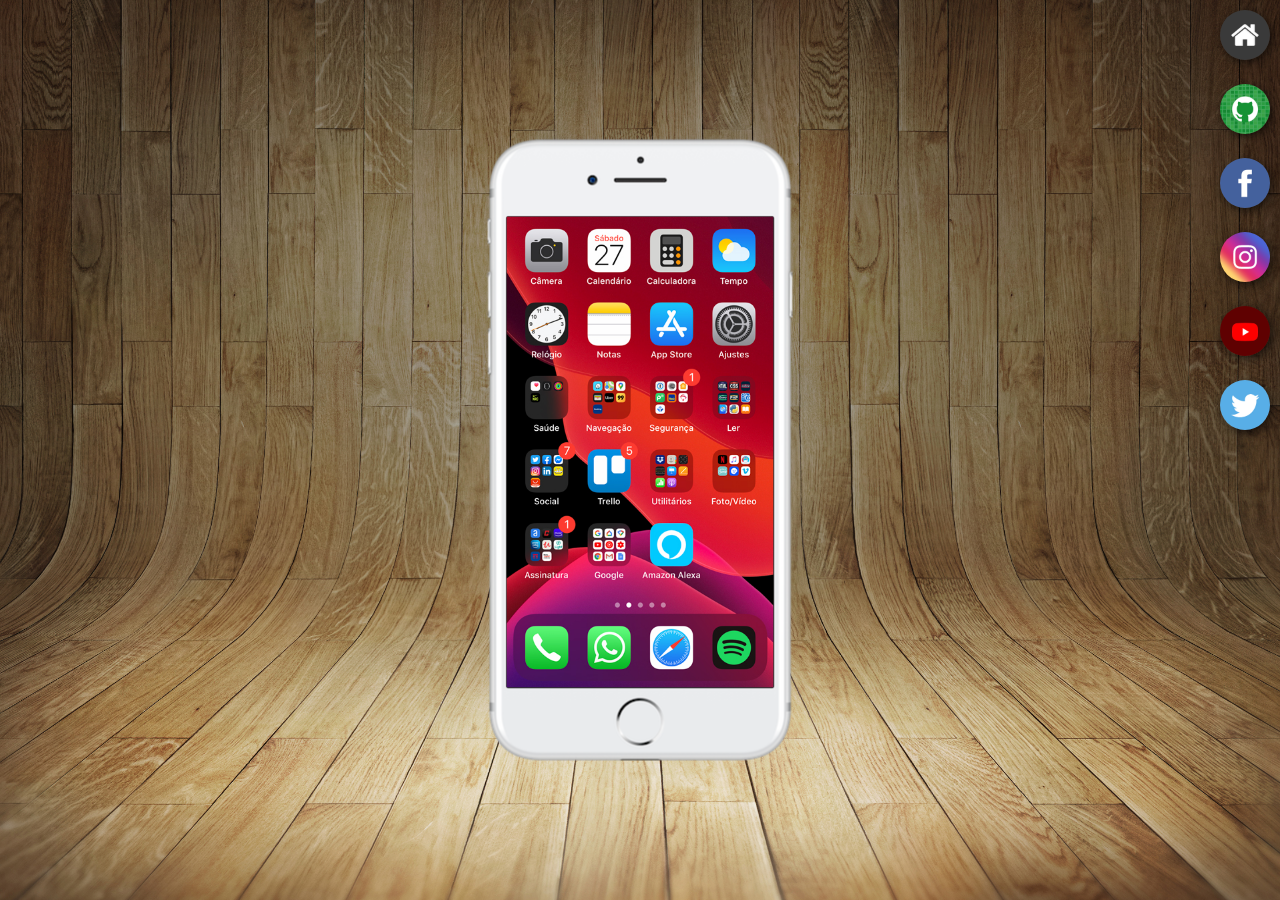
<file: index.html>
<!DOCTYPE html>
<html lang="pt-br">
<head>
    <meta charset="UTF-8">
    <meta name="viewport" content="width=device-width, initial-scale=1.0">
    <title>Projeto Social</title>
    <link rel="shortcut icon" href="favicon.ico" type="image/x-icon">
    <link rel="stylesheet" href="styles/style.css">

</head>
<body>
    <main>
        <section id="telefone">
            <iframe src="home.html" frameborder="0" name="tela" id="tela">
                <p>Não foi possivel carregar isso!</p>
            </iframe>
        </section>
        <section id="redes-sociais">
            <a href="home.html" target="tela">
                <img src="imagens/logo-home.jpg" alt="Home">
            </a> <br>
            <a href="github.html" target="tela">
                <img src="imagens/logo-github.jpg" alt="Github">
            </a> <br>
            <a href="facebook.html" target="tela">
                <img src="imagens/logo-facebook.jpg" alt="Facebook">
            </a> <br>
            <a href="instagram.html" target="tela">
                <img src="imagens/logo-instagram.jpg" alt="Instagram">
            </a> <br>
            <a href="youtube.html" target="tela">
                <img src="imagens/logo-youtube.jpg" alt="Youtube">
            </a> <br>
            <a href="twitter.html" target="tela">
                <img src="imagens/logo-twitter.jpg" alt="Twitter">
            </a> <br>
        </section>
    </main>
</body>
</html>
</file>
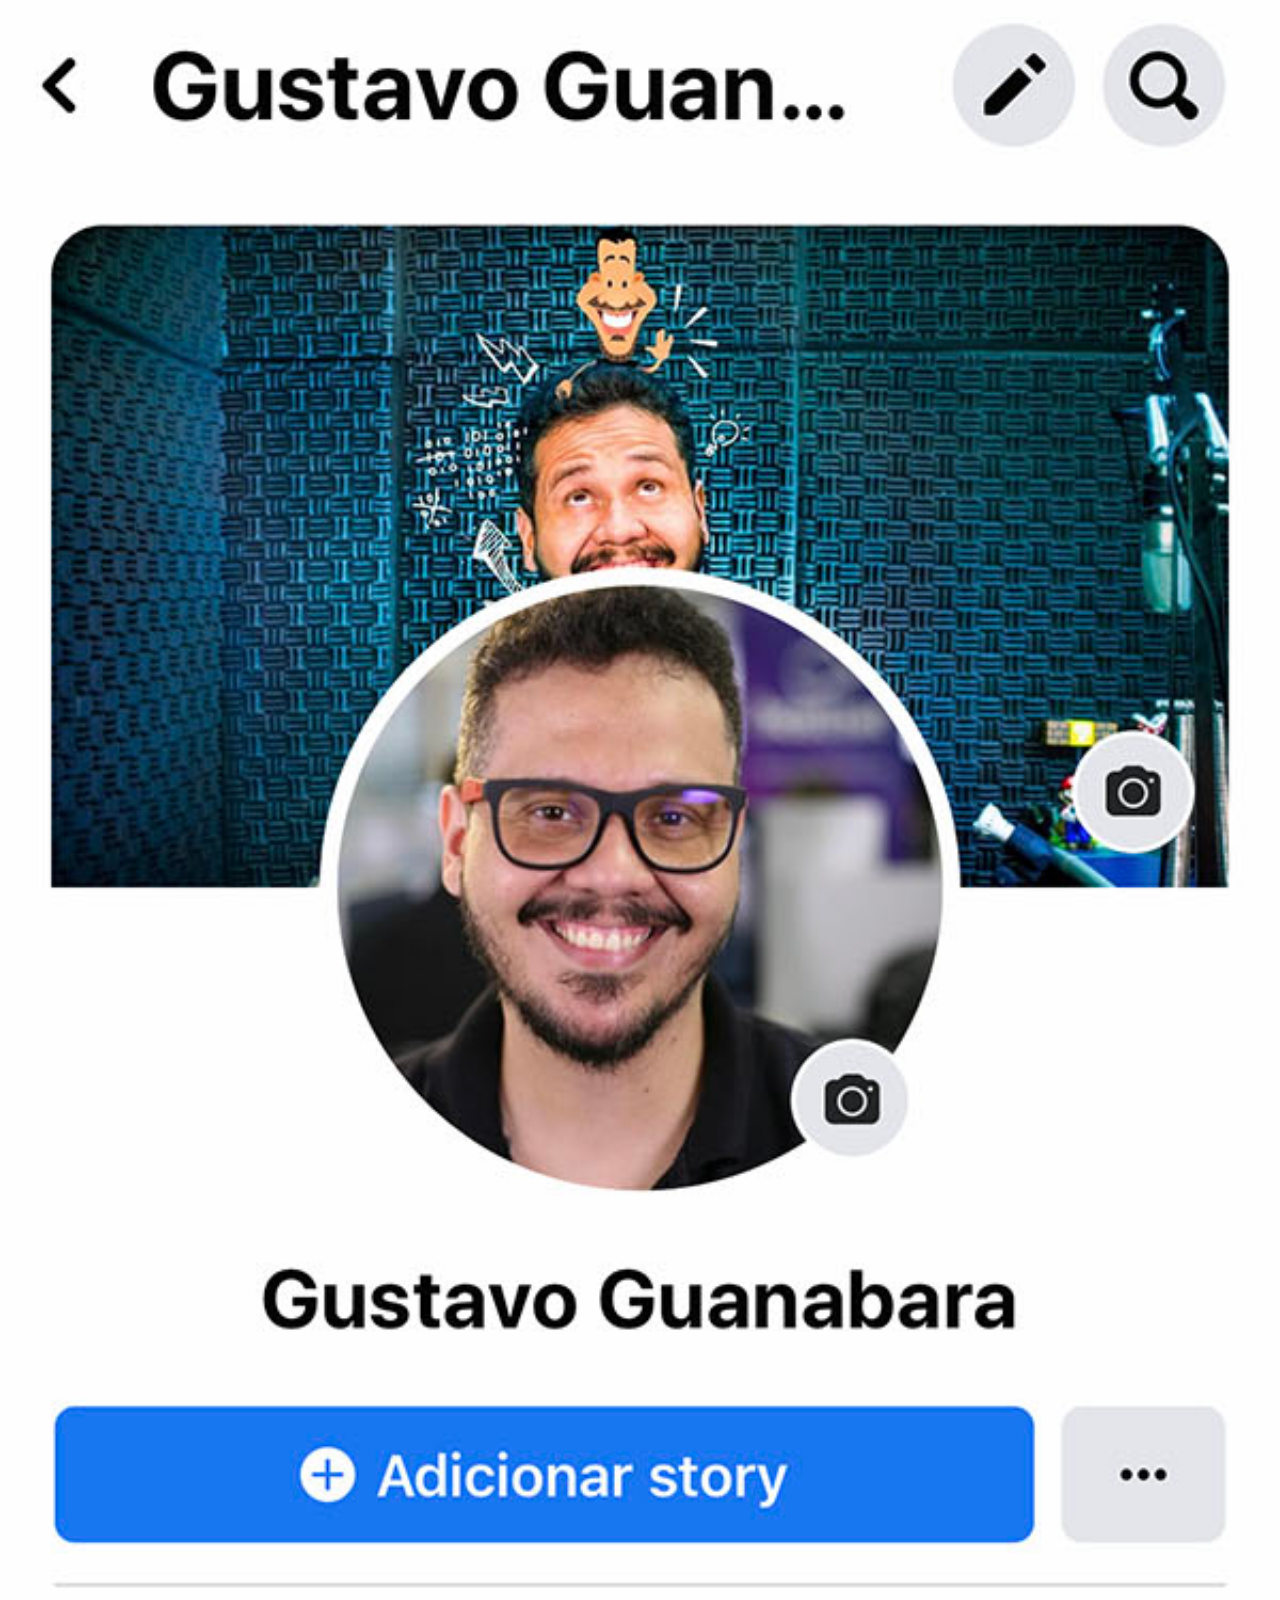
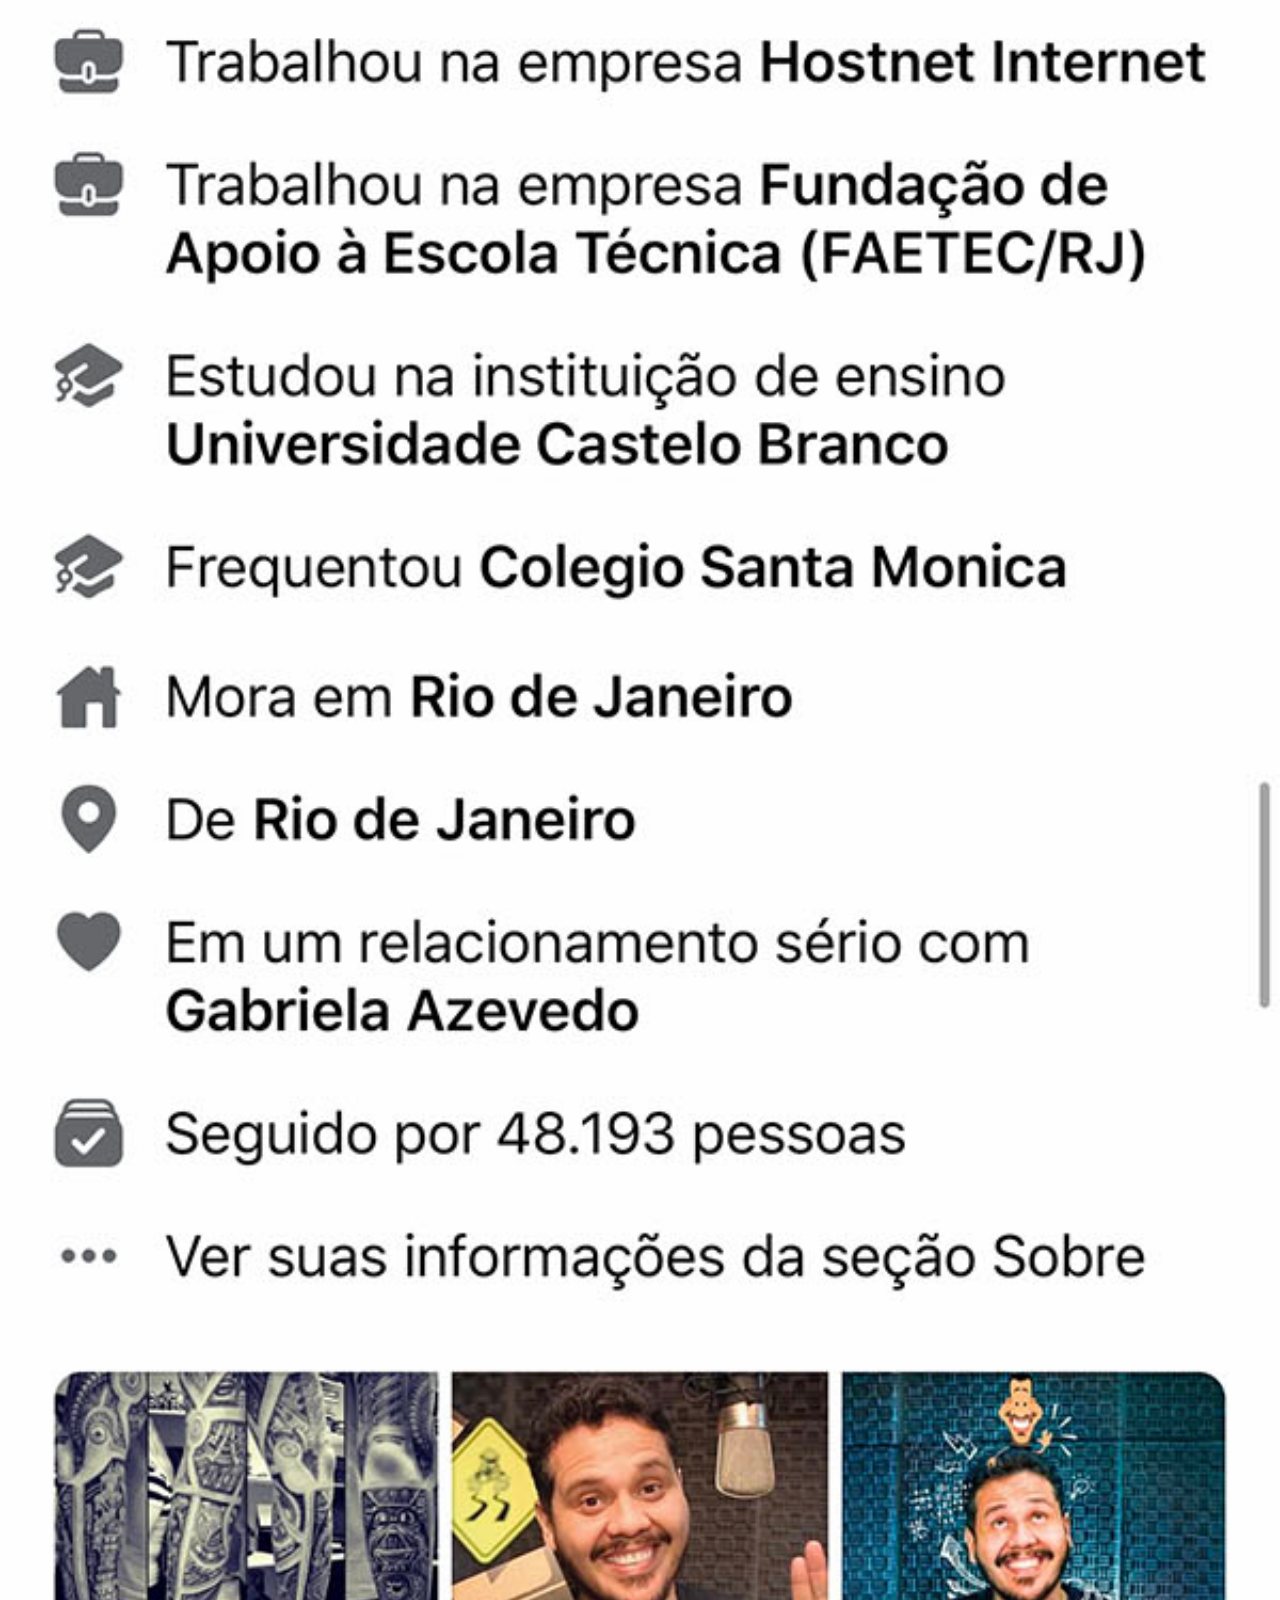
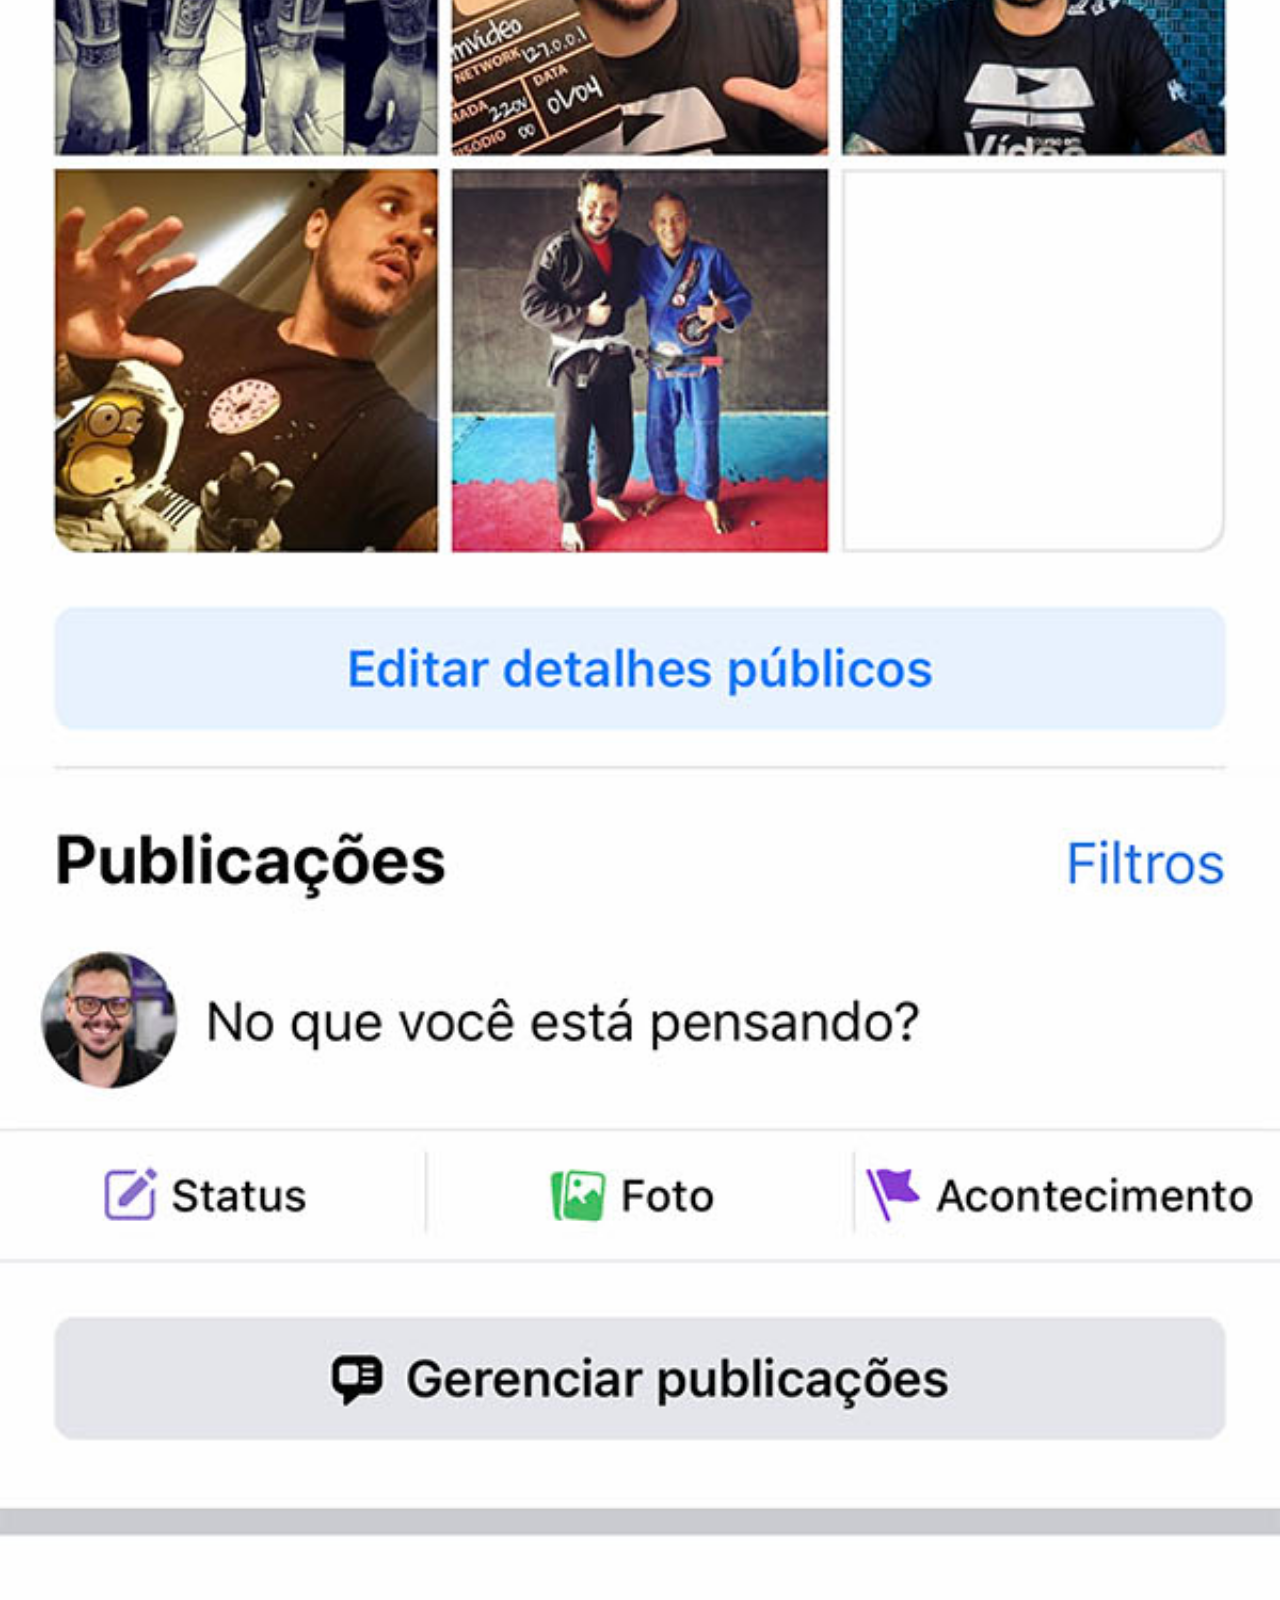
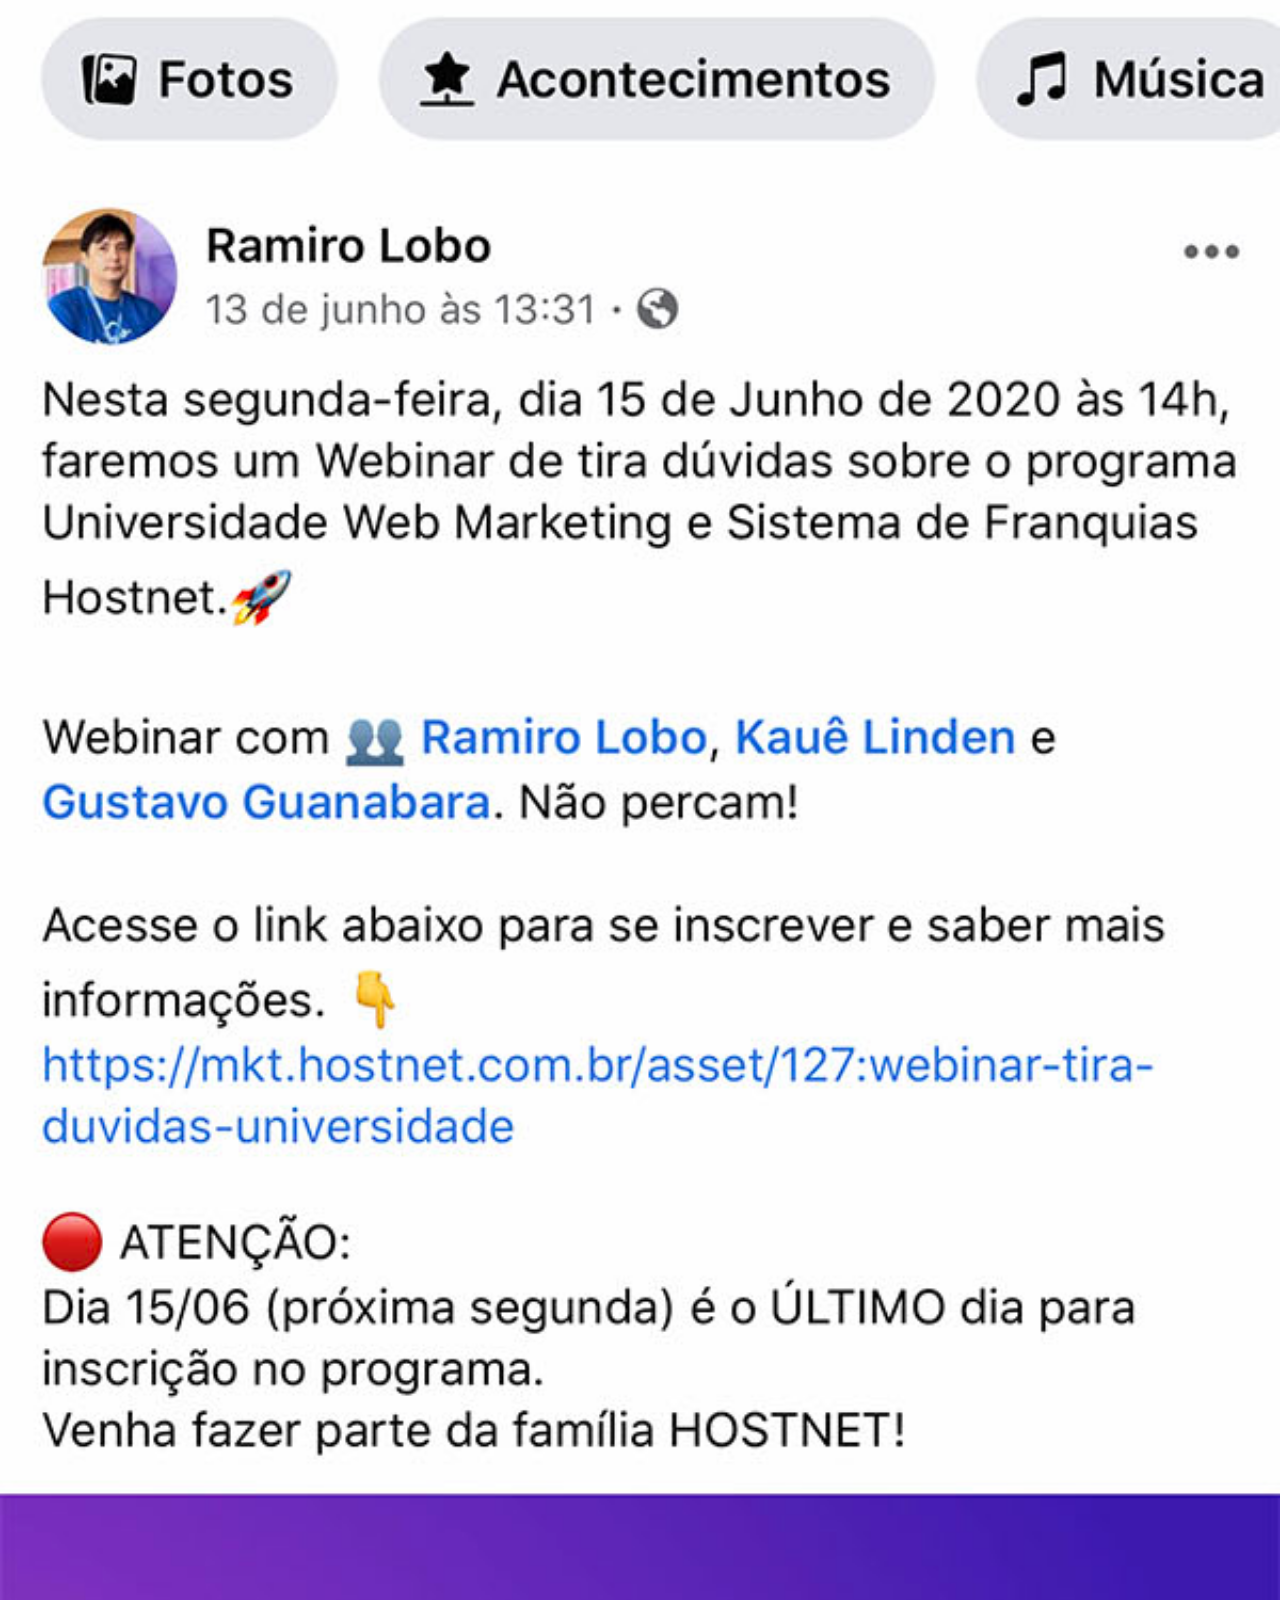
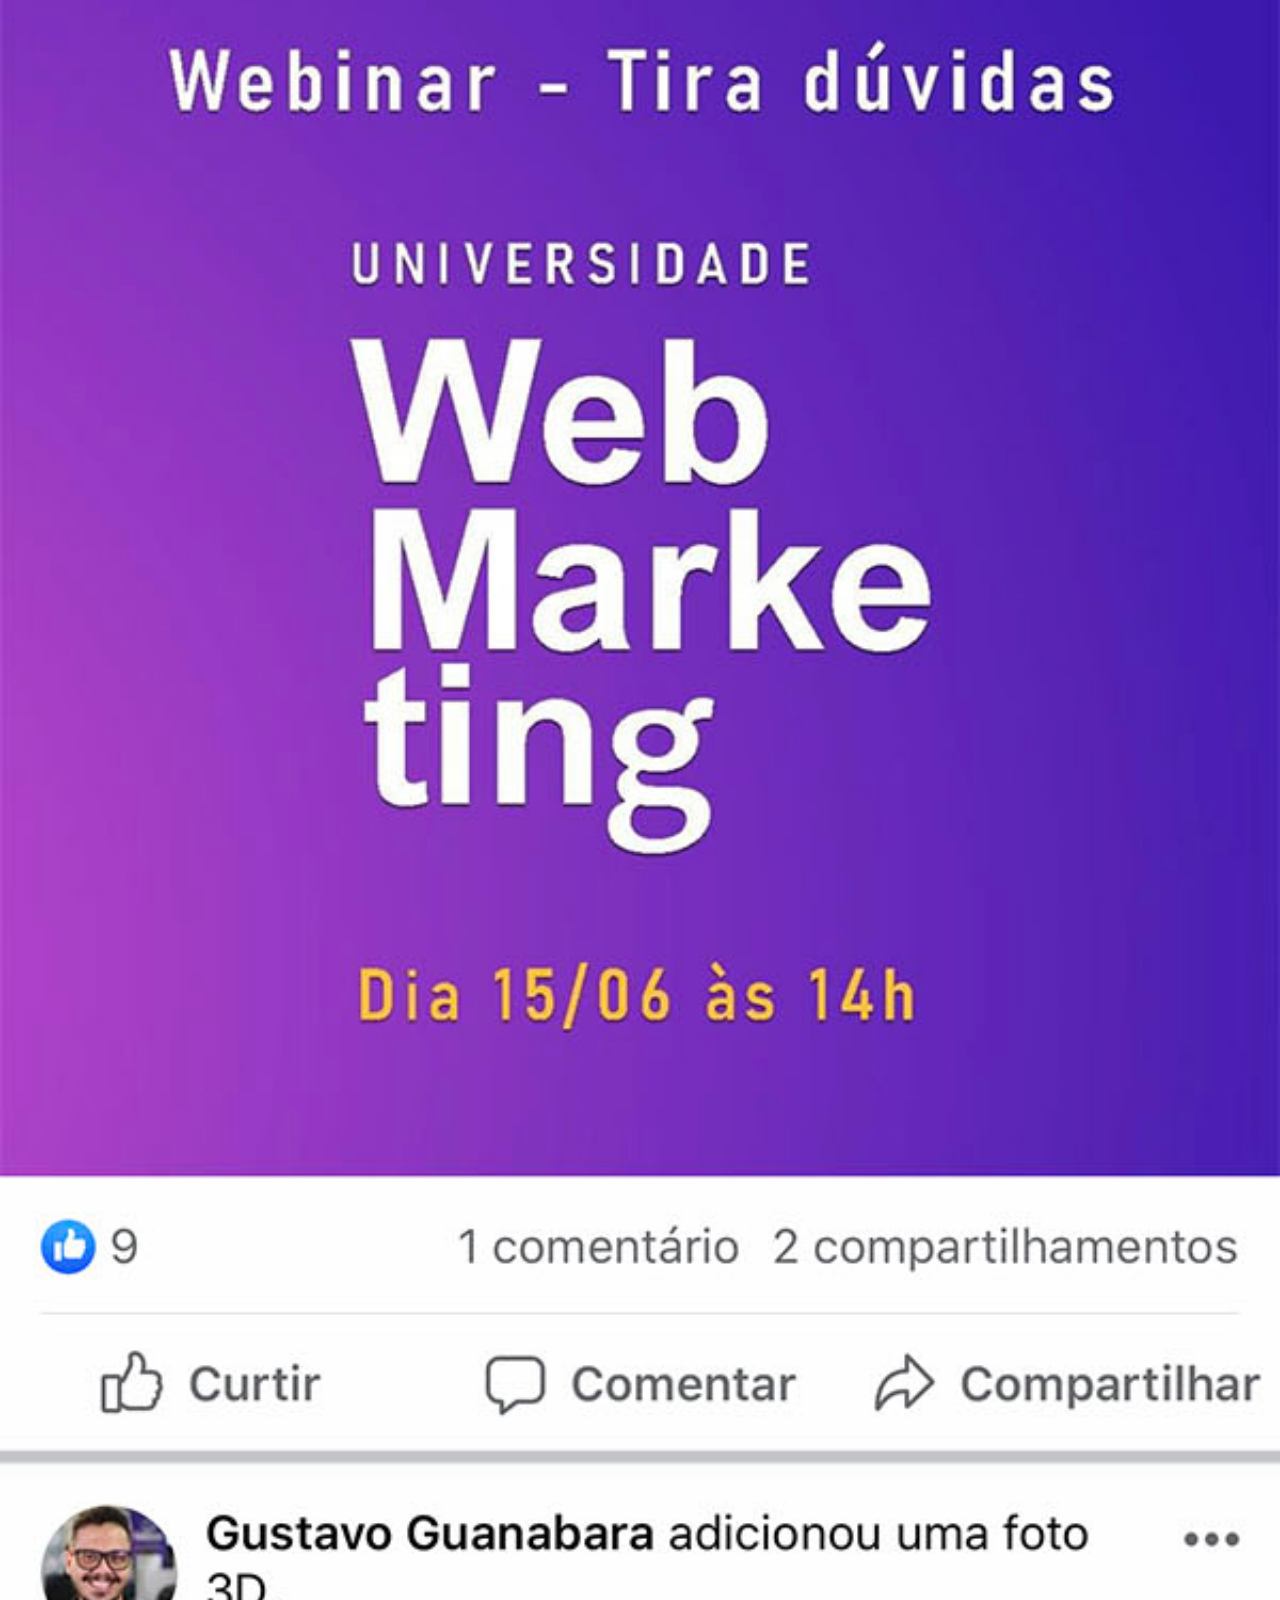
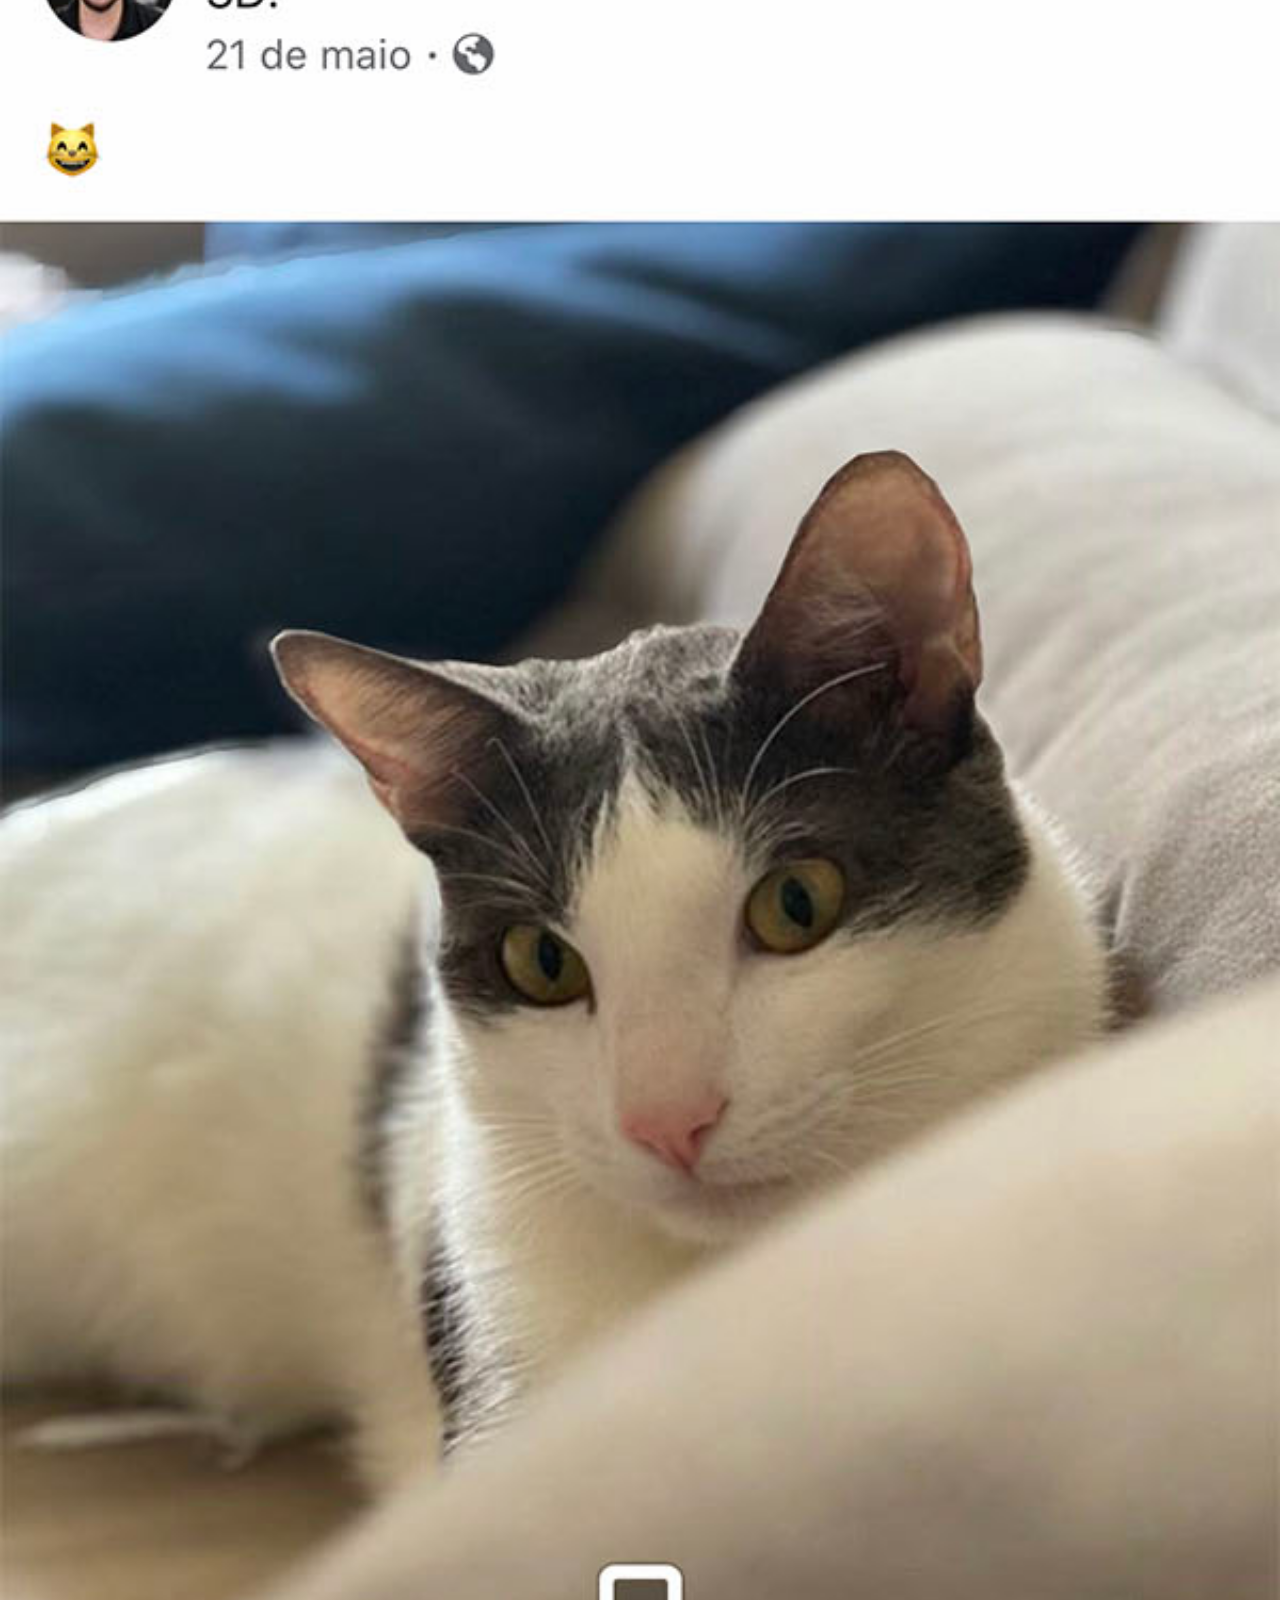
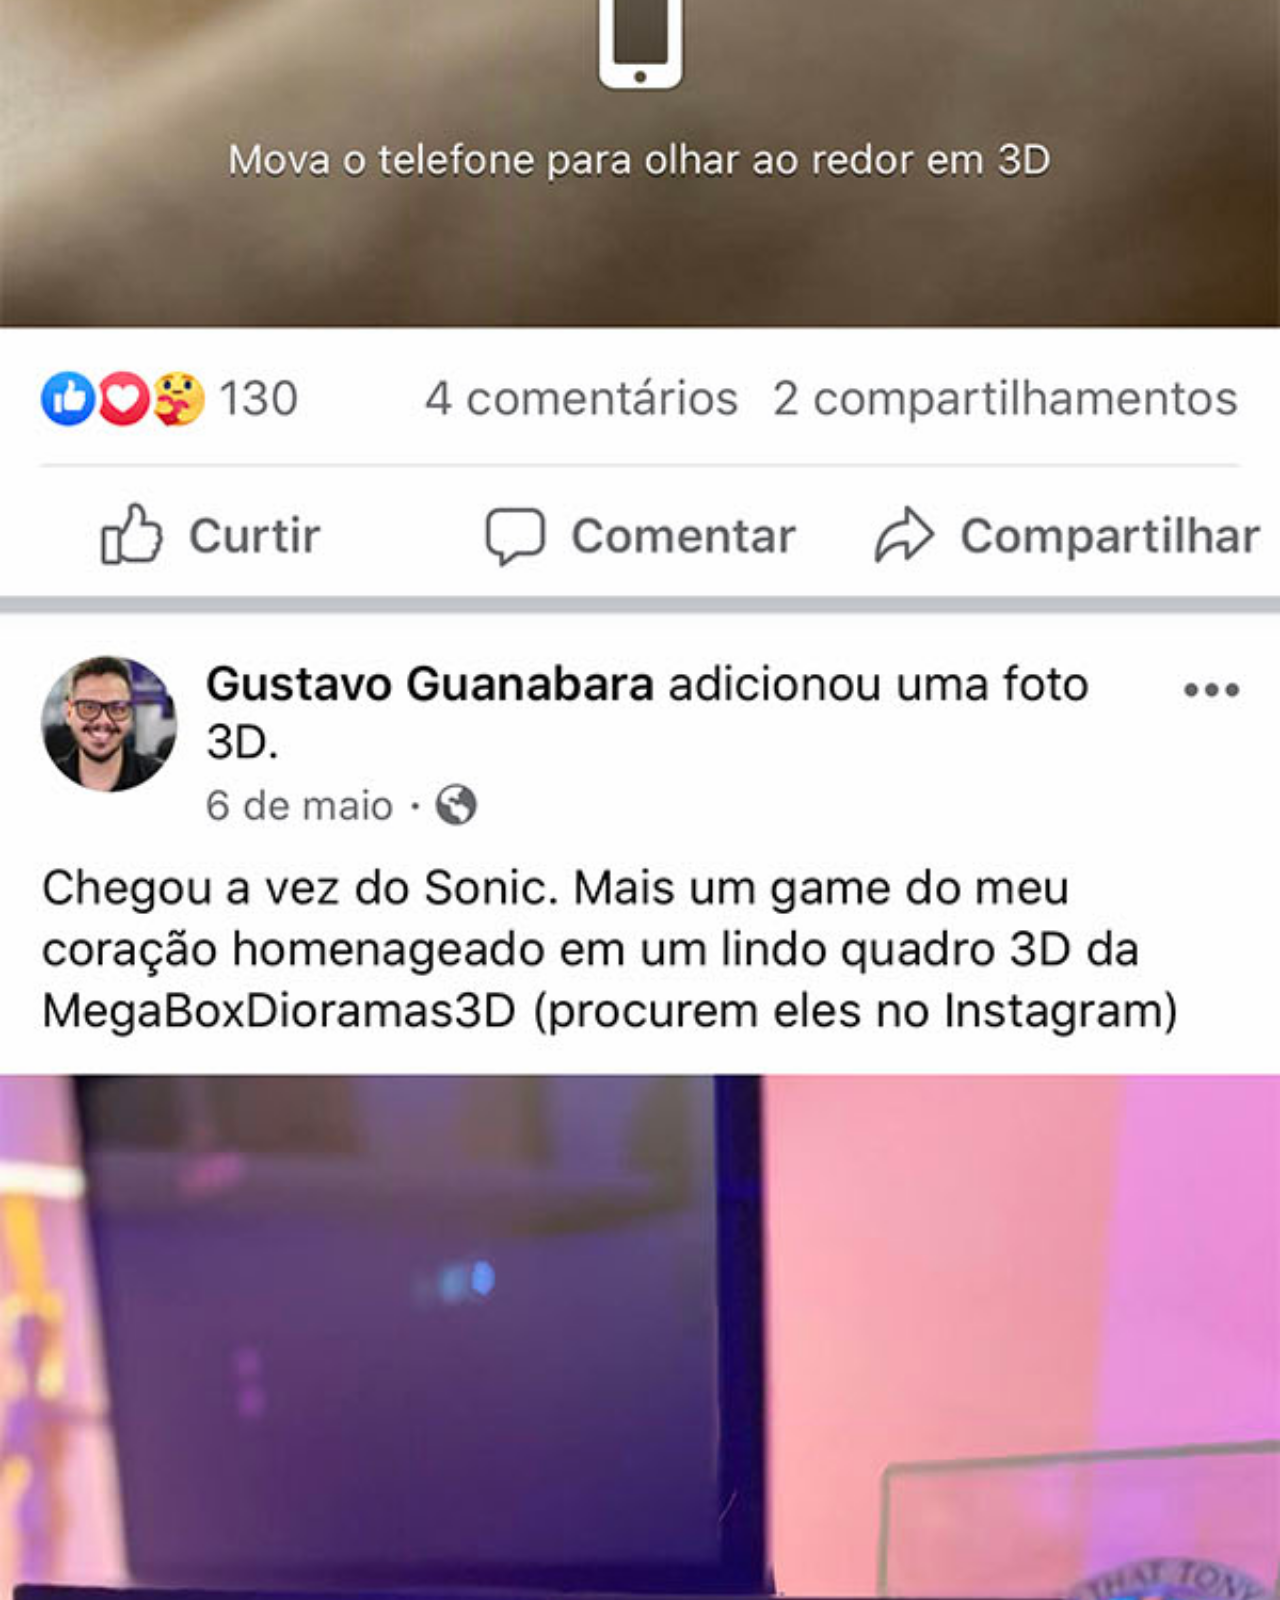
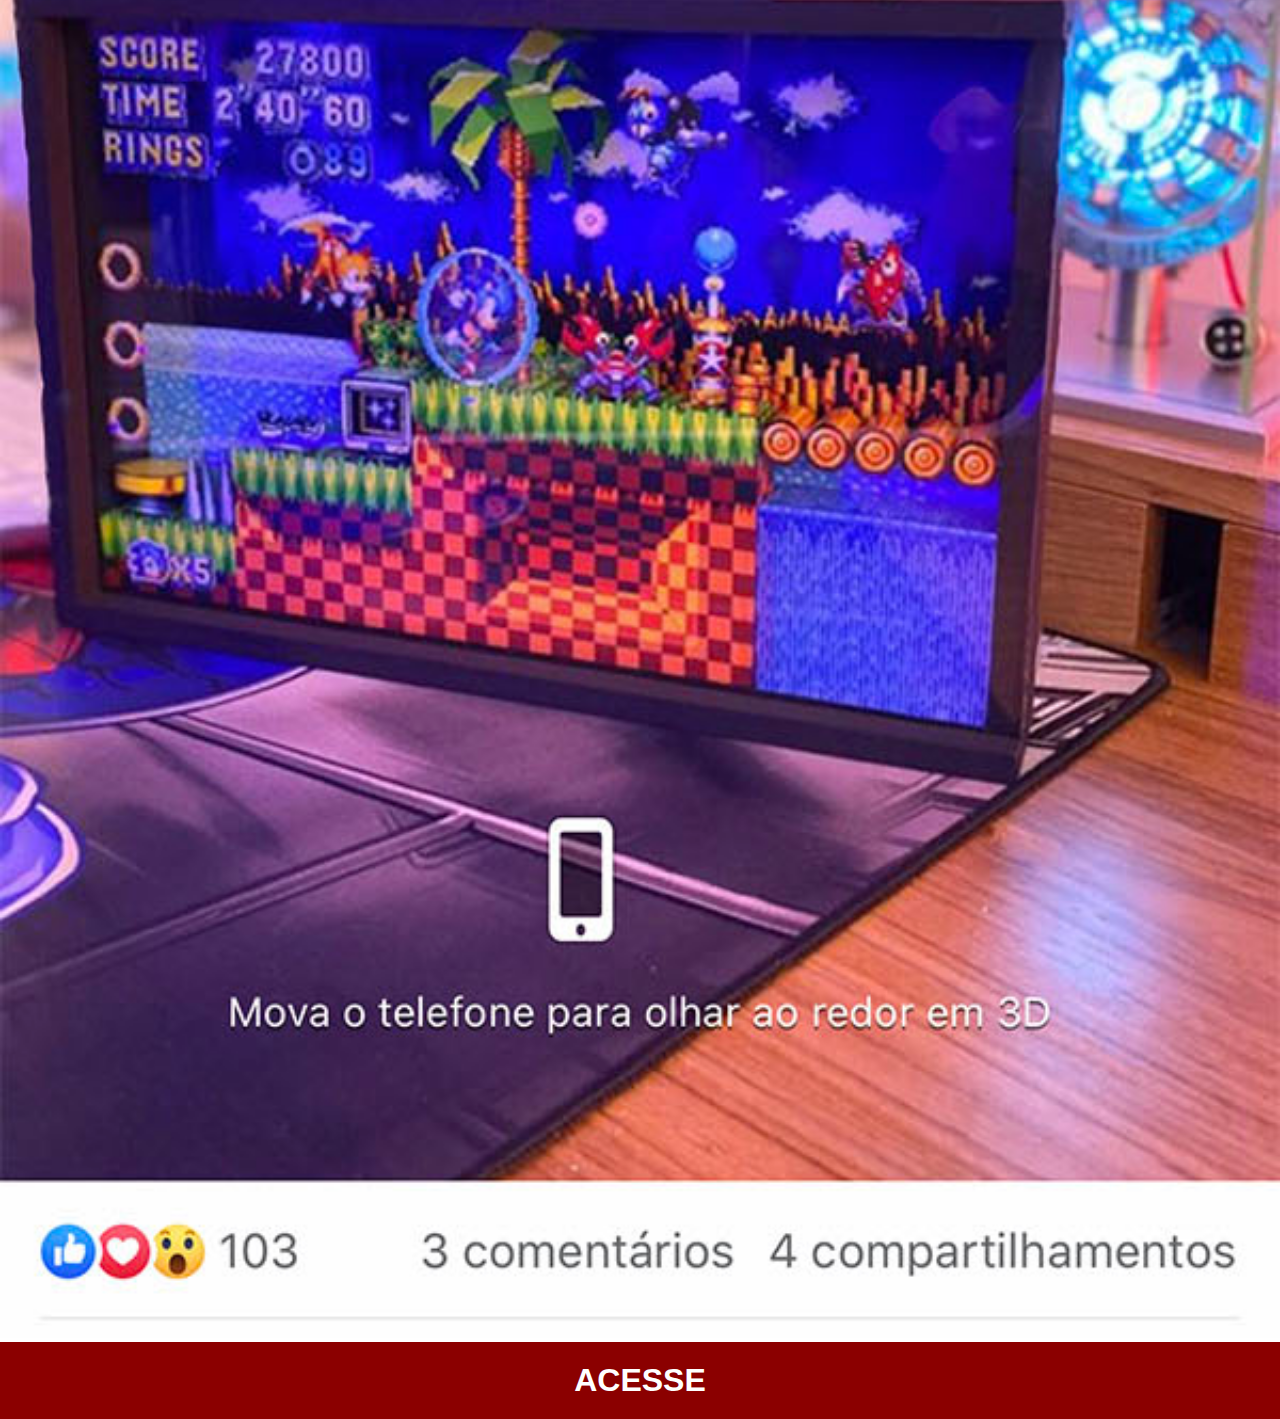
<file: facebook.html>
<!DOCTYPE html>
<html lang="pt-br">
<head>
    <meta charset="UTF-8">
    <meta name="viewport" content="width=device-width, initial-scale=1.0">
    <title>Facebook</title>
    <link rel="stylesheet" href="styles/social.css">
</head>
<body>
    <img src="imagens/tela-facebook.jpg" alt="Tela-youtube">
    <a href="https://www.facebook.com/gustavoguanabara" target="_blank">ACESSE</a>
</body>
</html>
</file>
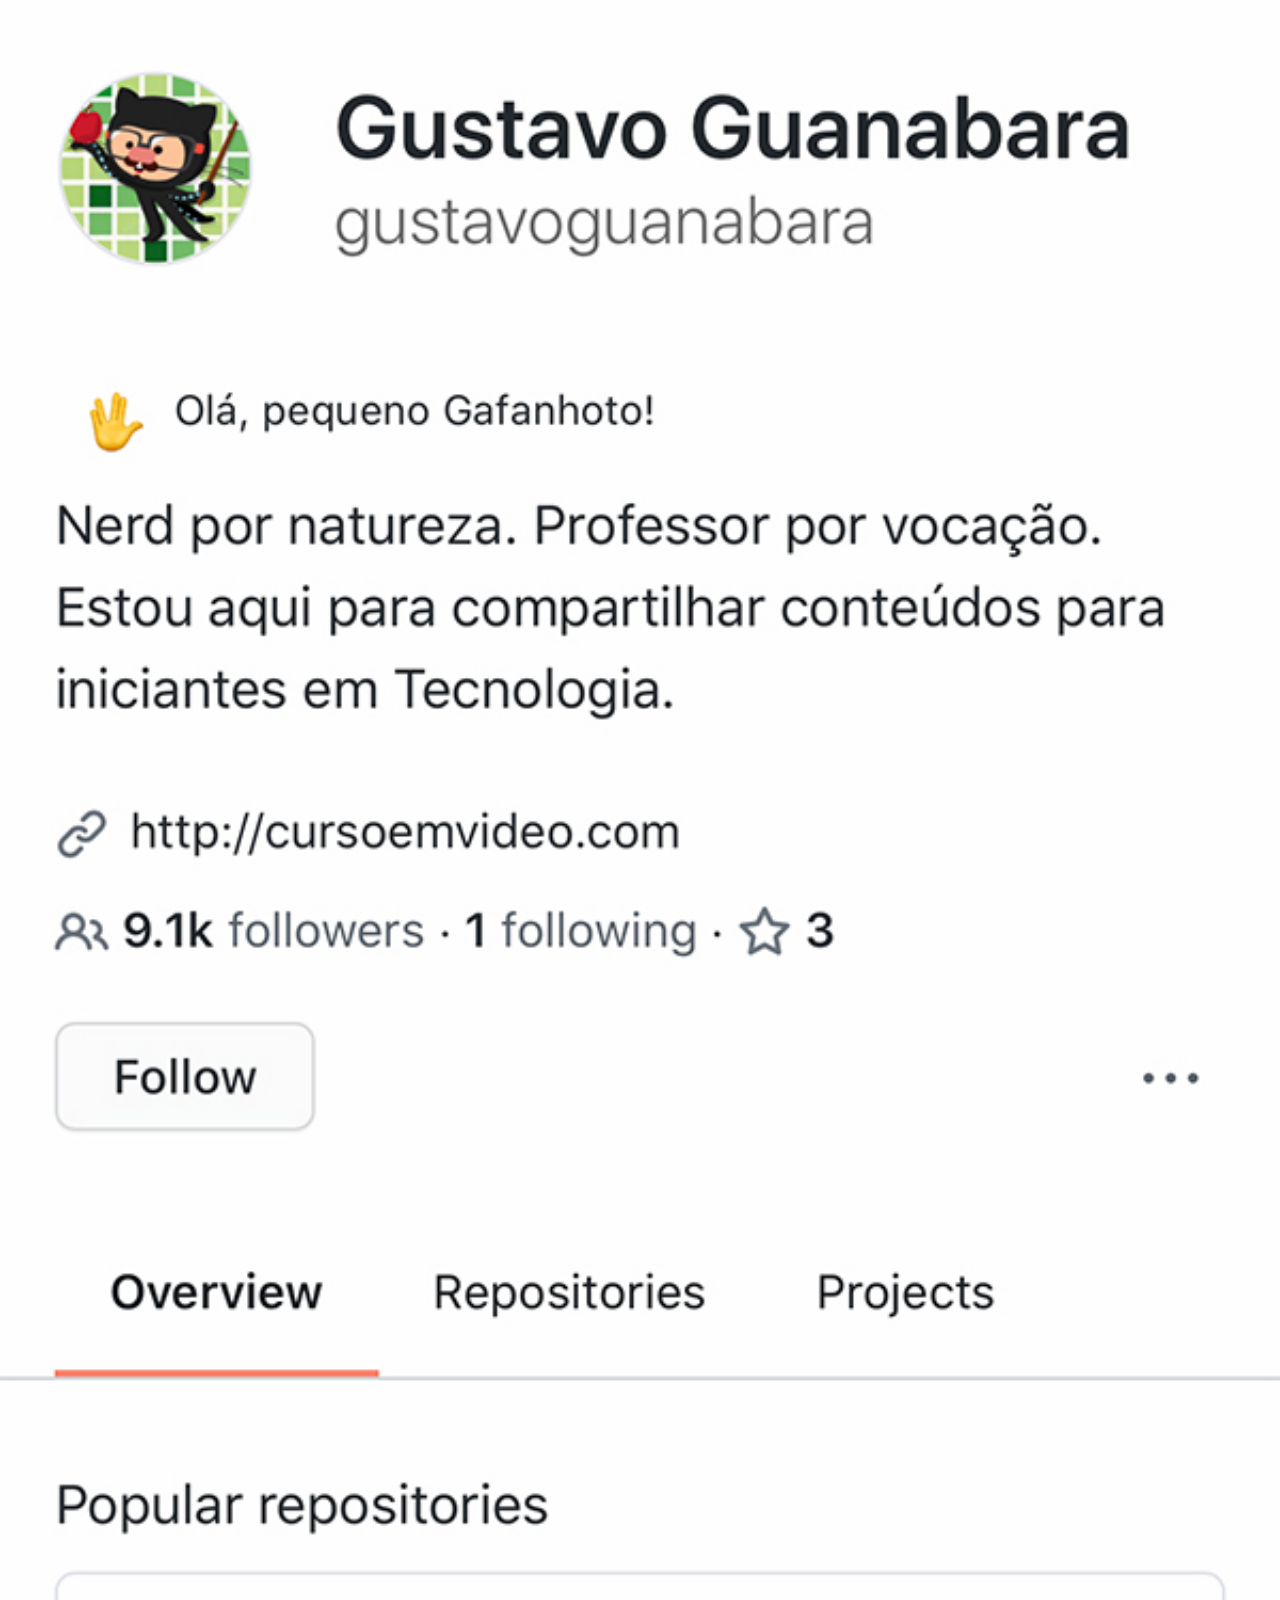
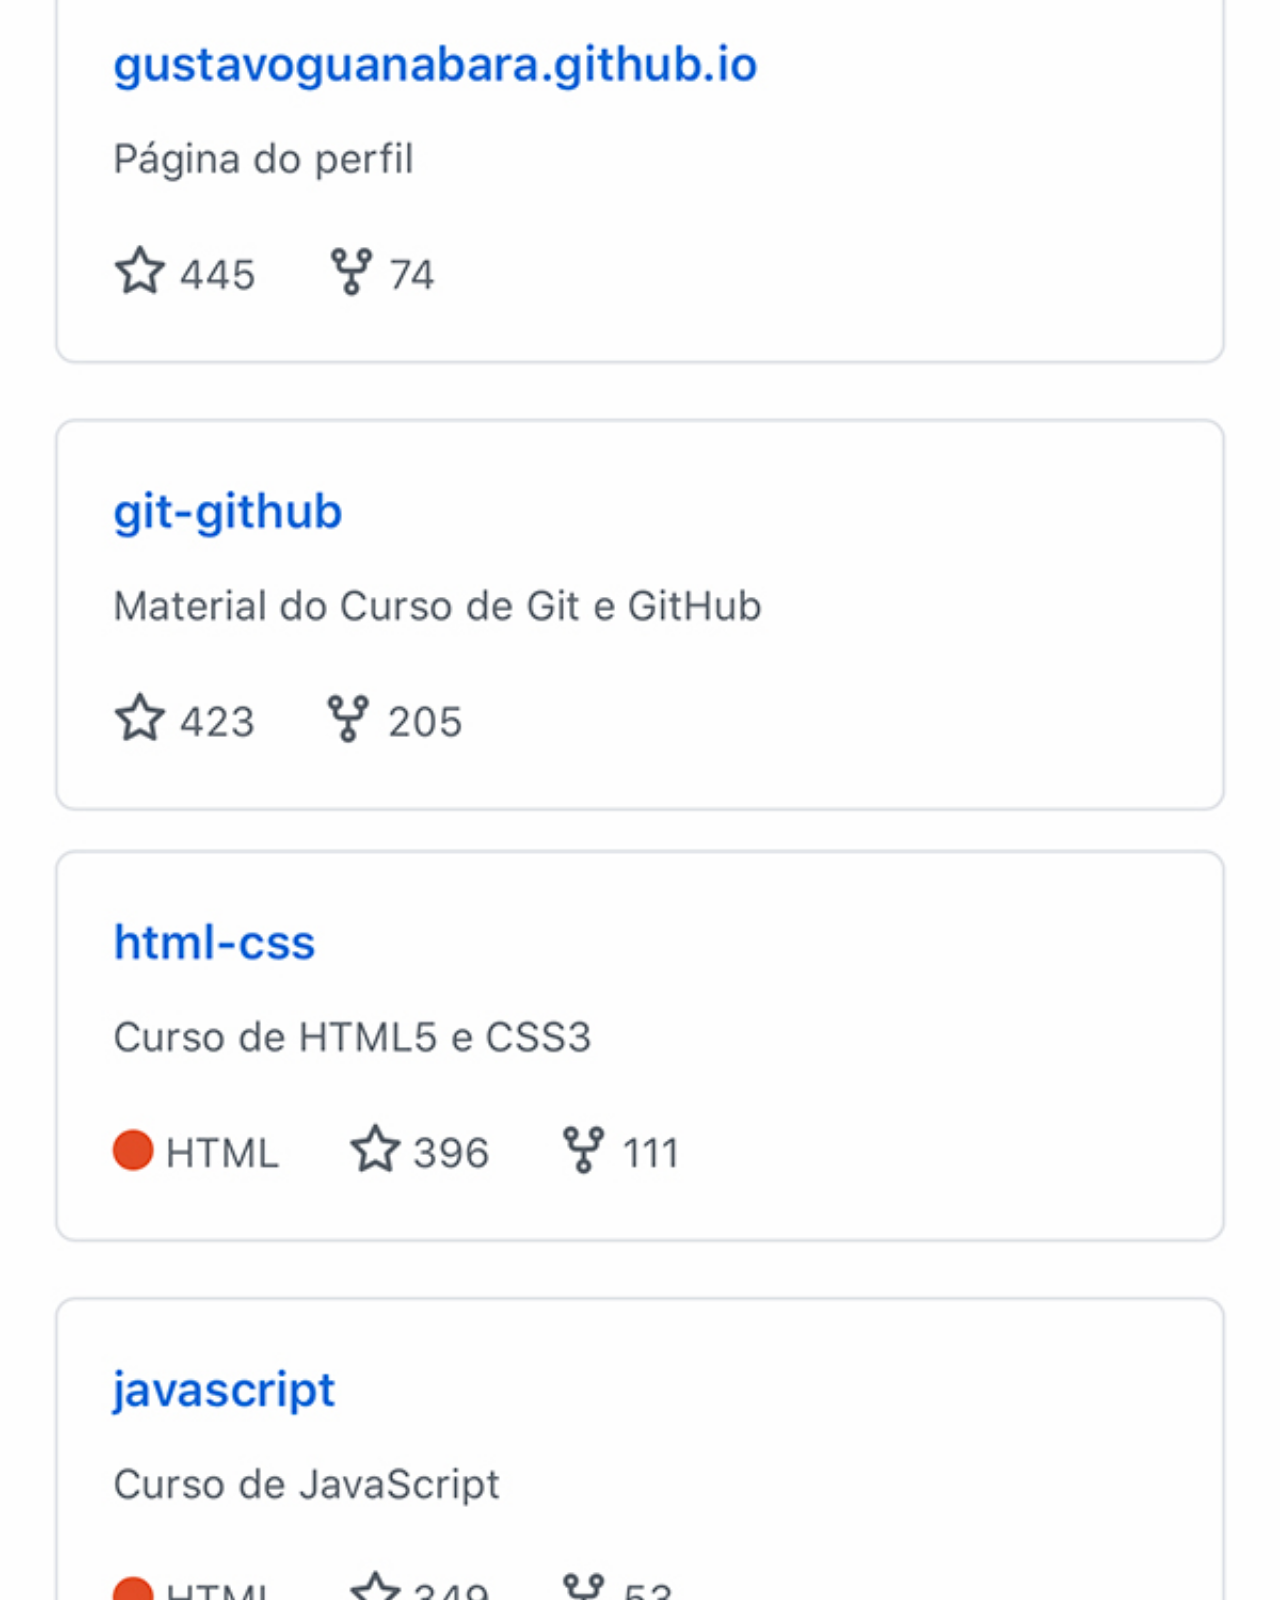
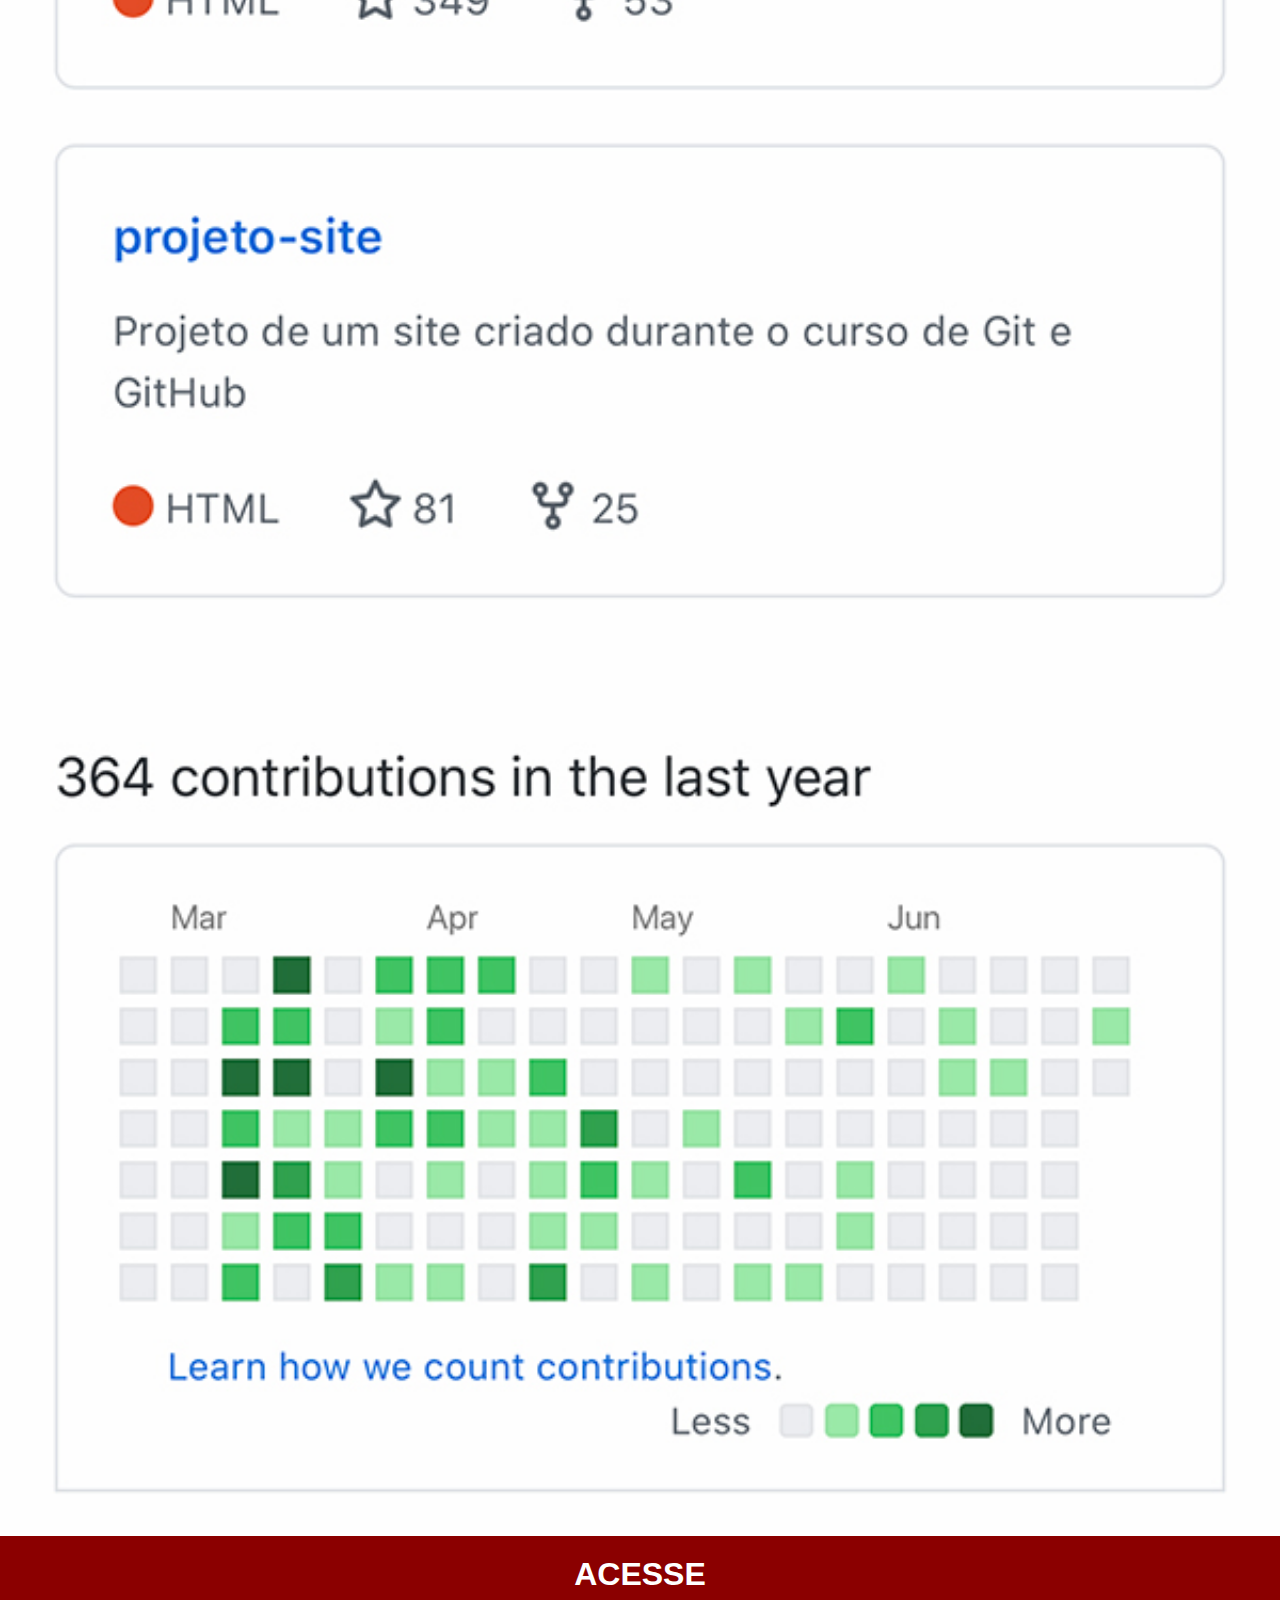
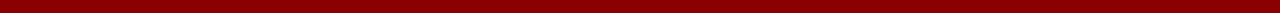
<file: github.html>
<!DOCTYPE html>
<html lang="pt-br">
<head>
    <meta charset="UTF-8">
    <meta name="viewport" content="width=device-width, initial-scale=1.0">
    <title>Github</title>
    <link rel="stylesheet" href="styles/social.css">
</head>
<body>
    <img src="imagens/tela-github.jpg" alt="Tela-youtube">
    <a href="https://github.com/gustavoguanabara" target="_blank">ACESSE</a>
</body>
</html>
</file>
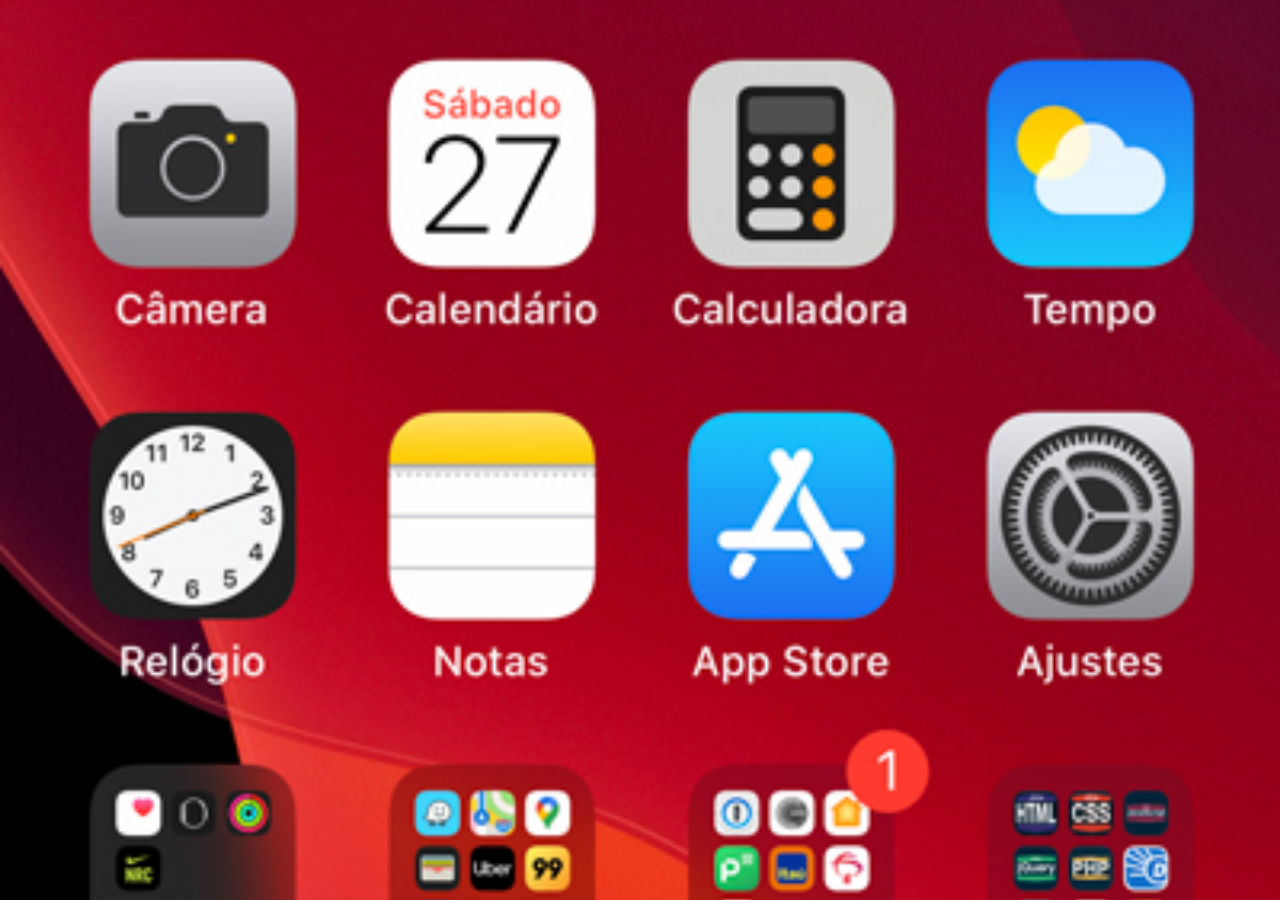
<file: home.html>
<!DOCTYPE html>
<html lang="pt-br">
<head>
    <meta charset="UTF-8">
    <meta name="viewport" content="width=device-width, initial-scale=1.0">
    <title>Home</title>
</head>
    <style>
        *{
            margin: 0px;
            padding: 0px;
        }
        
        body{
            width: 100vw;
            height: 100vh;
            background: black url(imagens/tela-home.jpg) no-repeat fixed top center / cover;
        }
    </style>
<body>
    
</body>
</html>
</file>
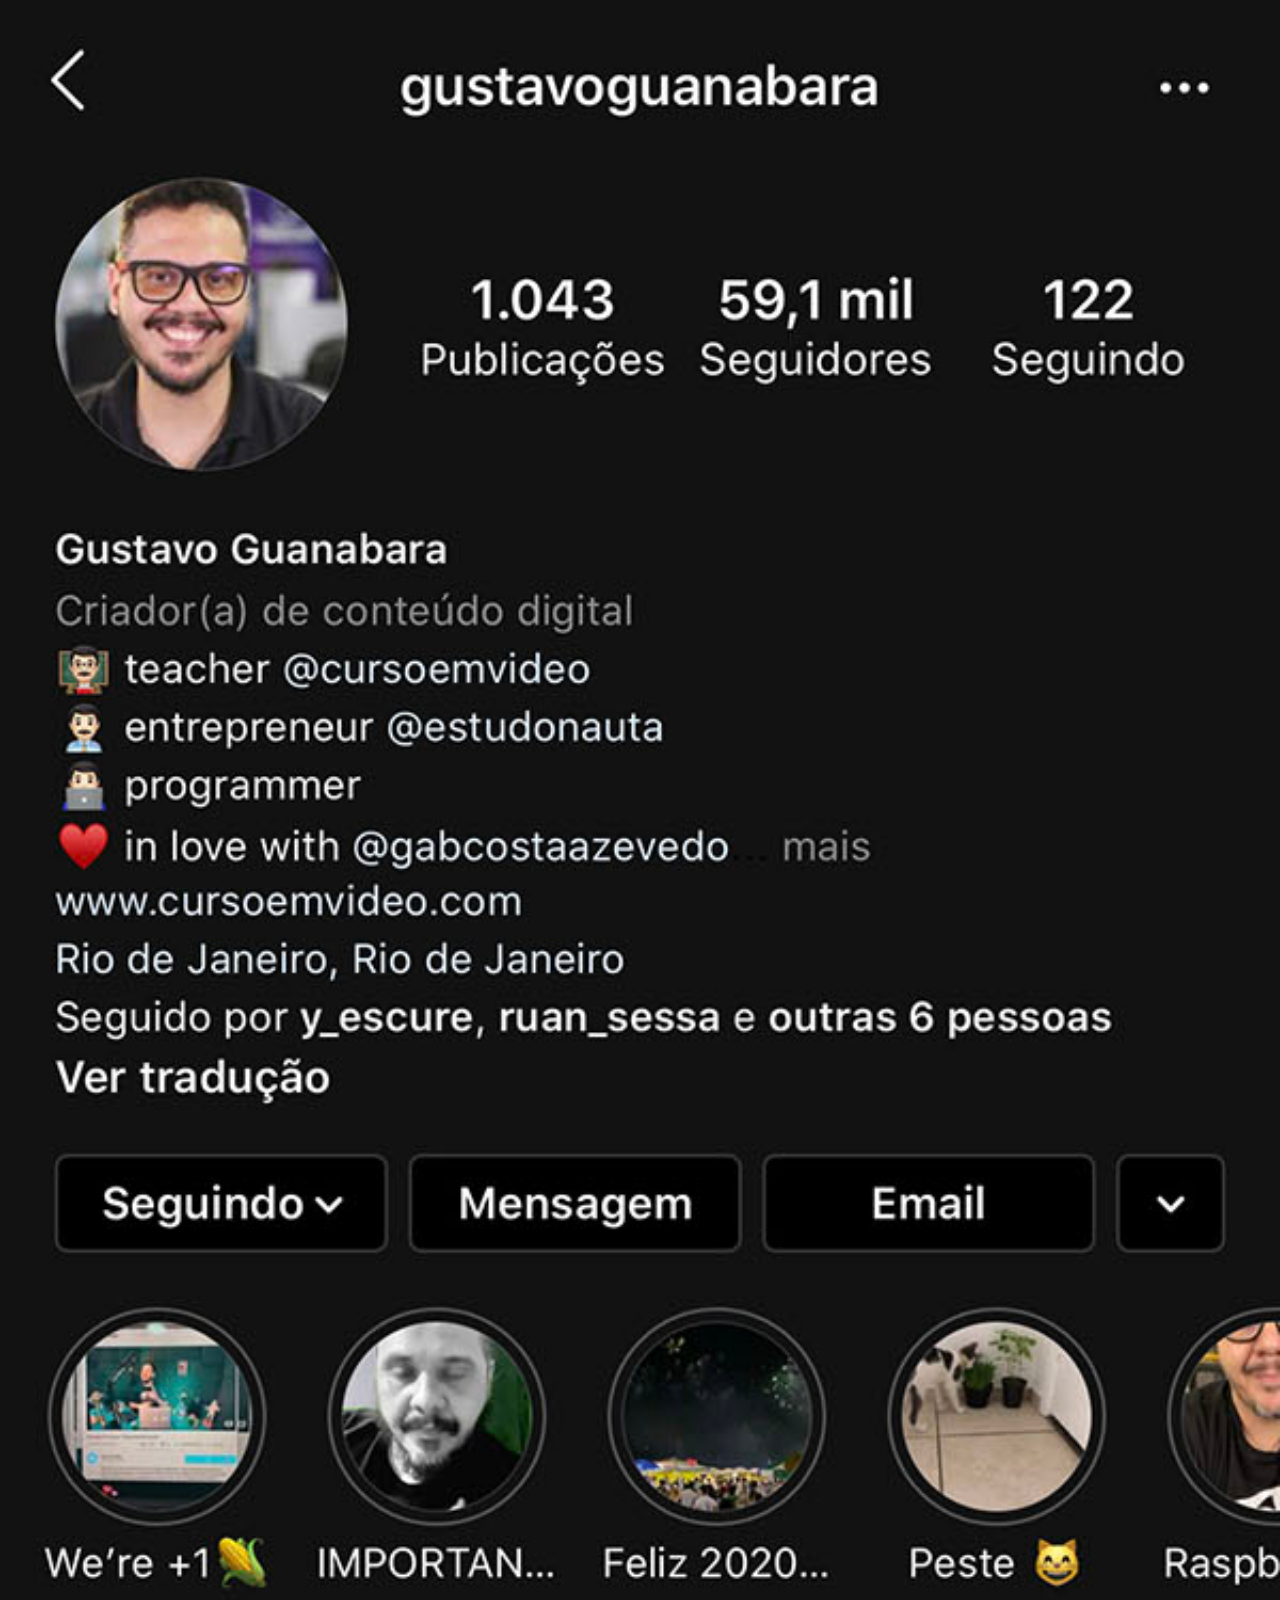
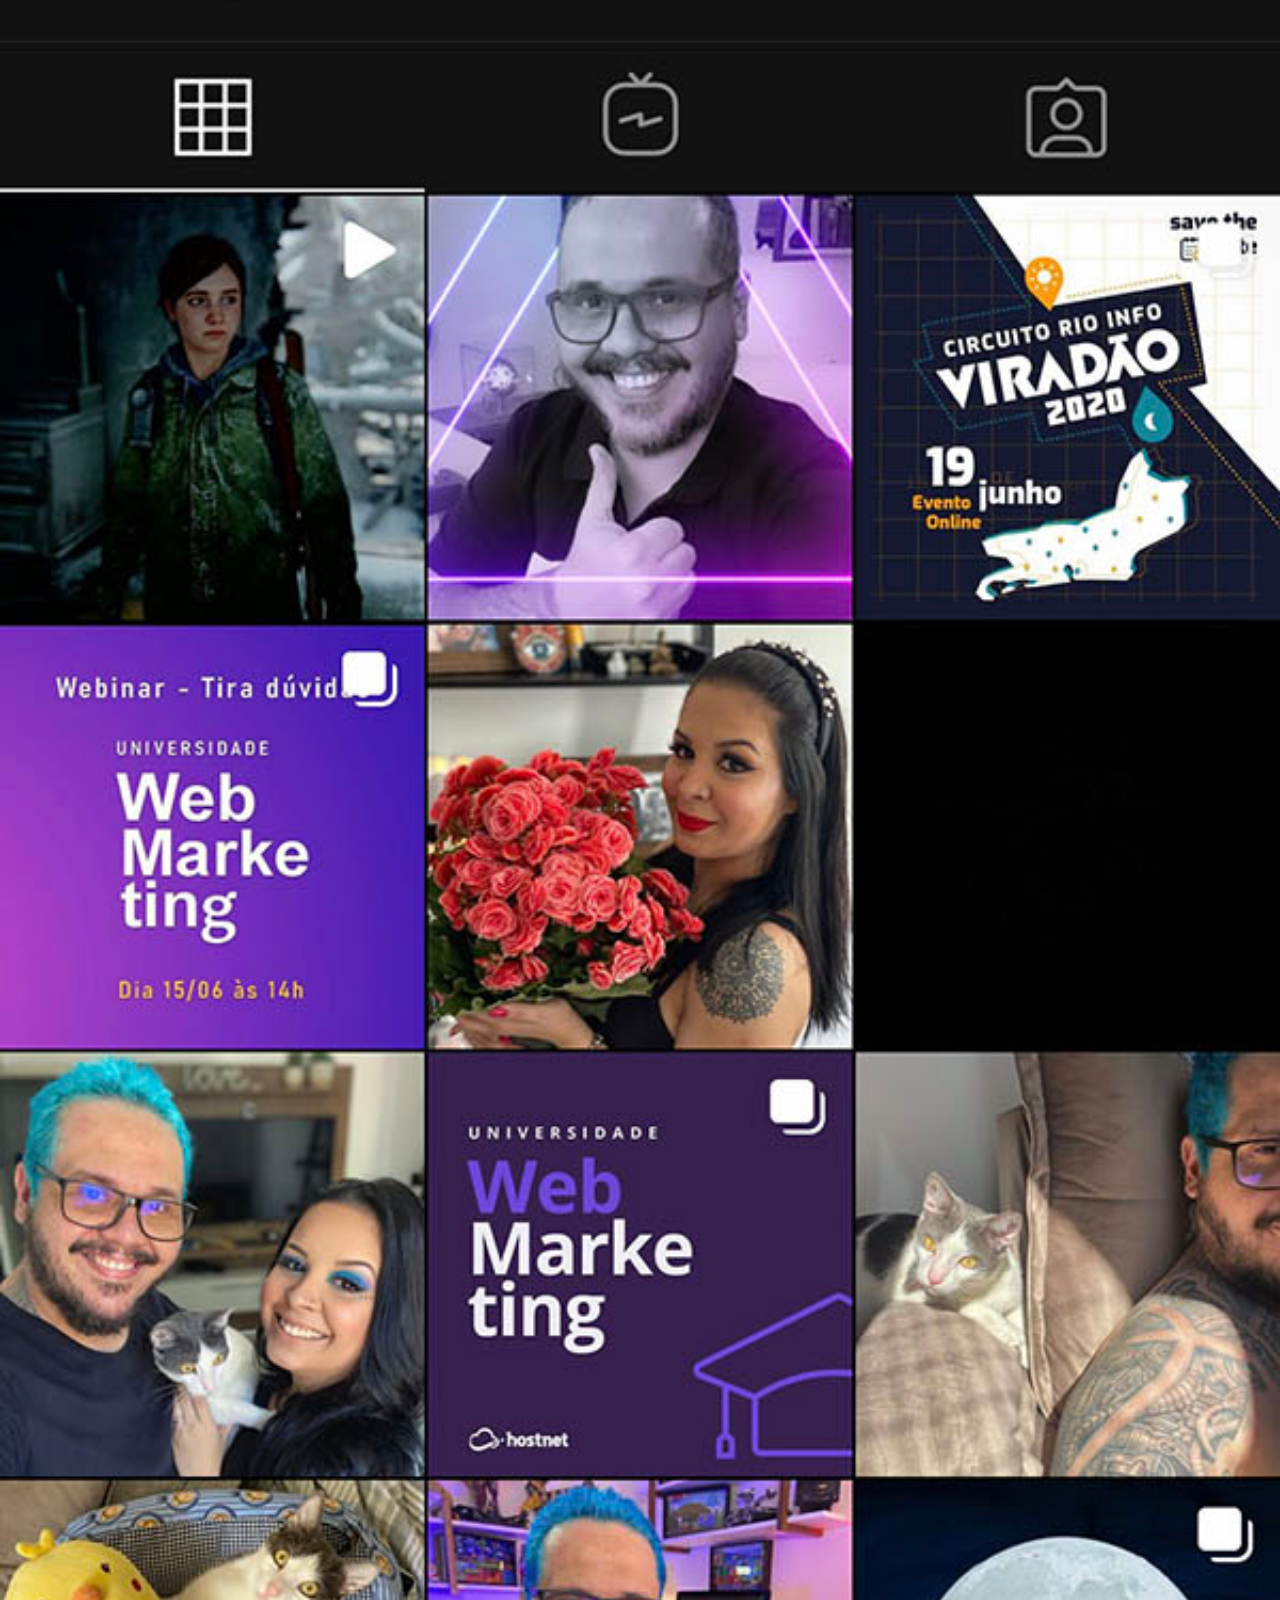
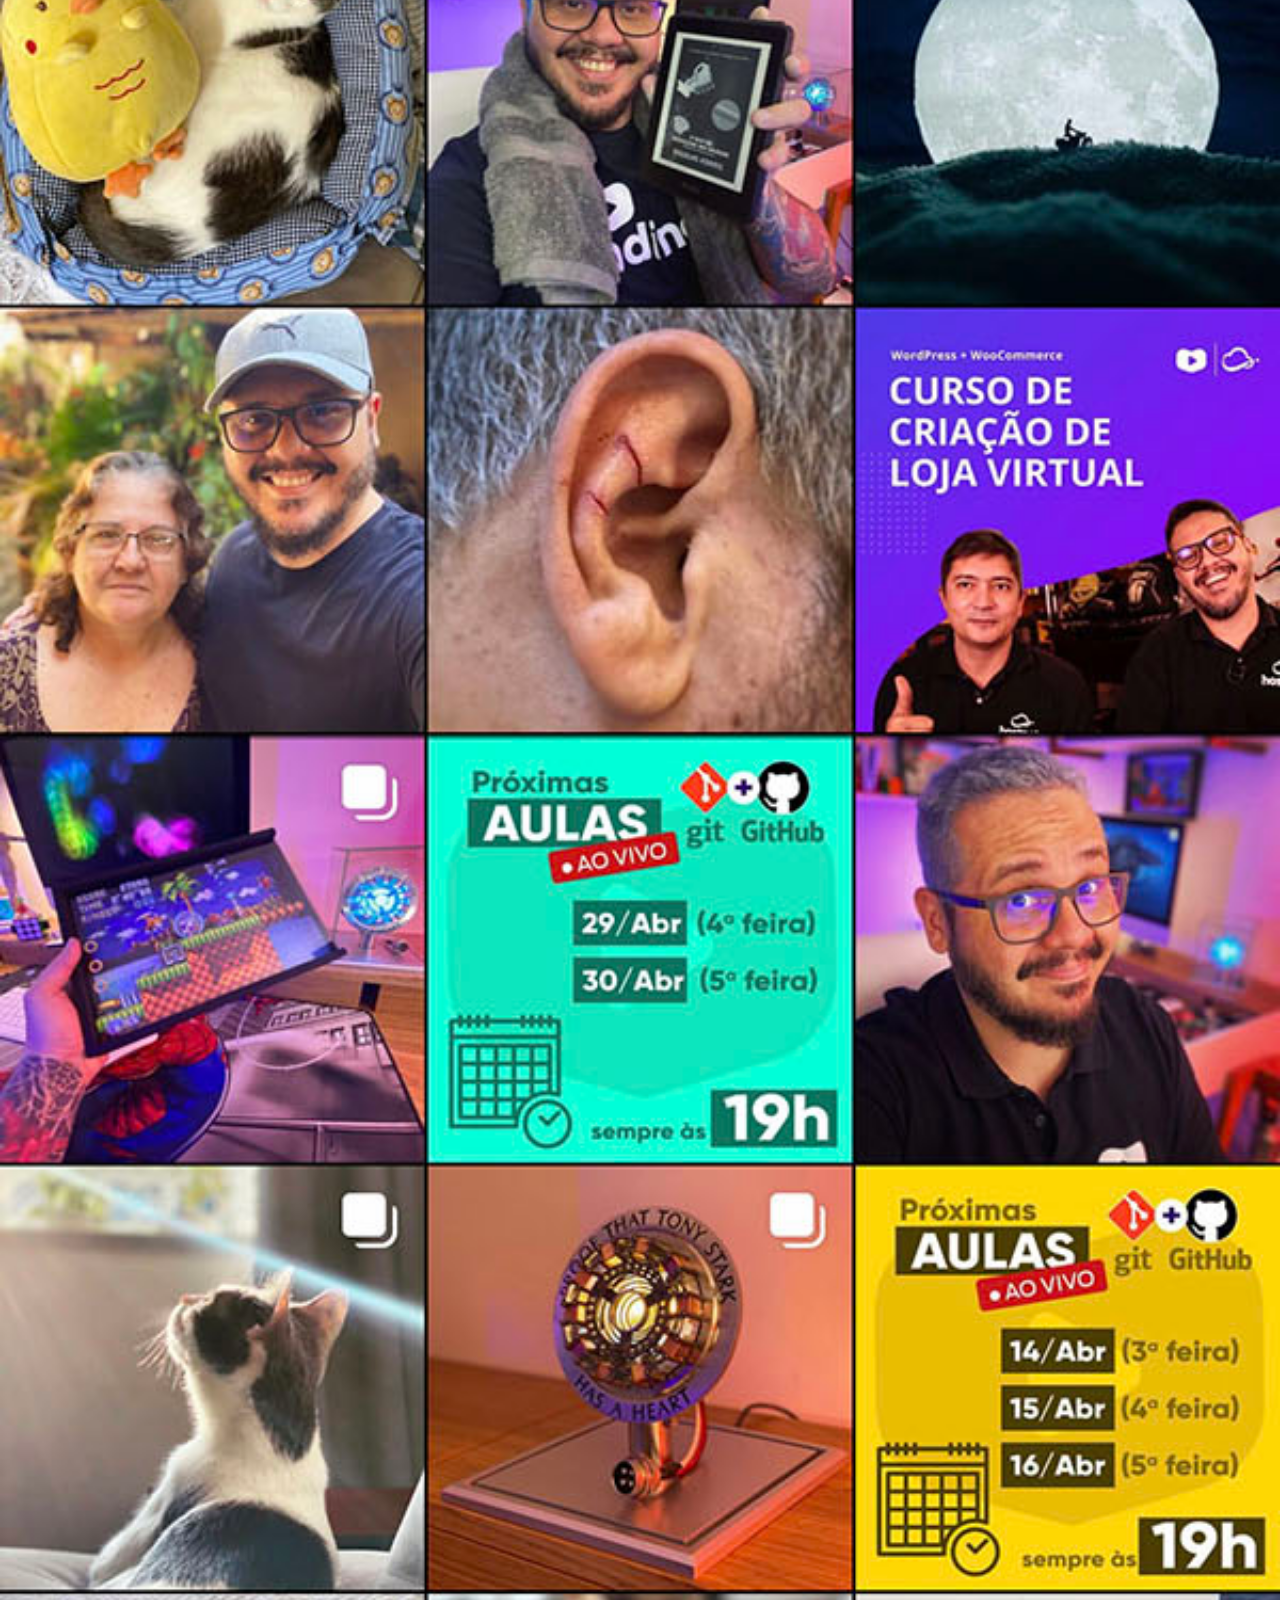
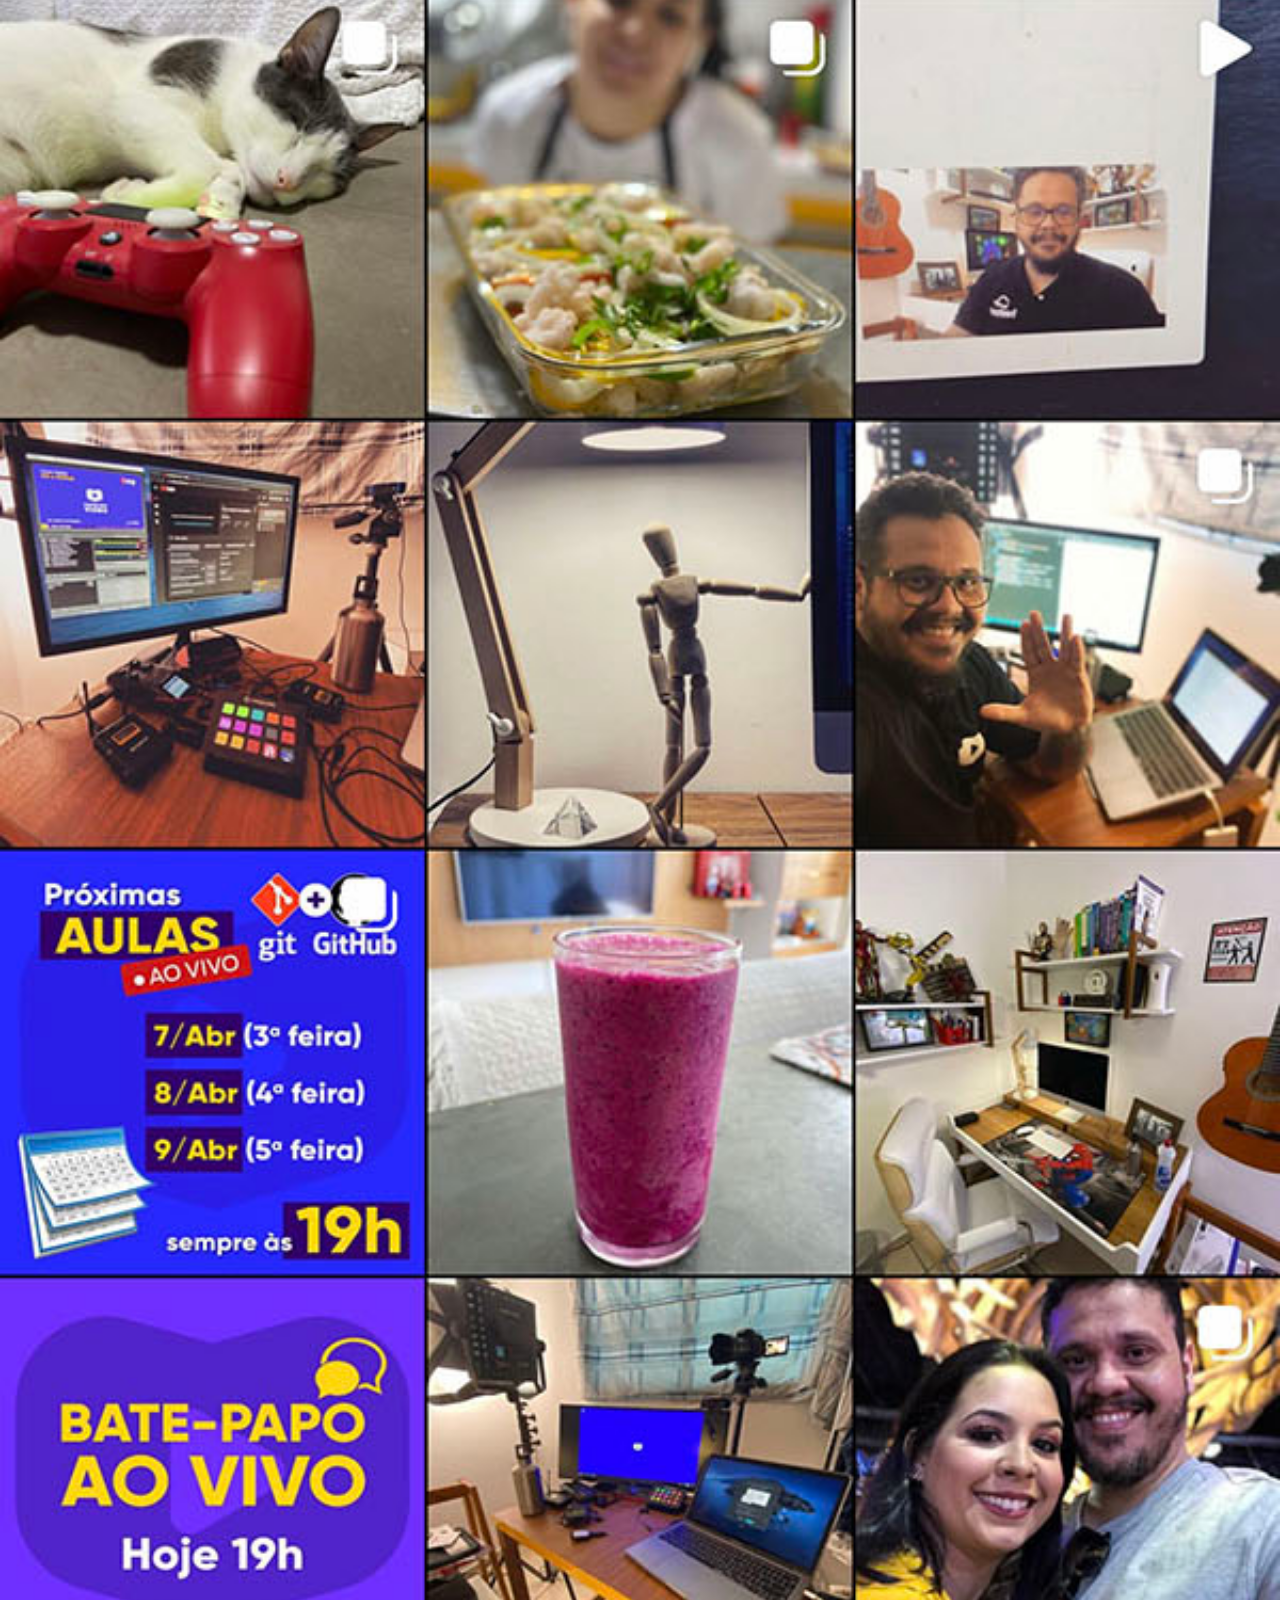
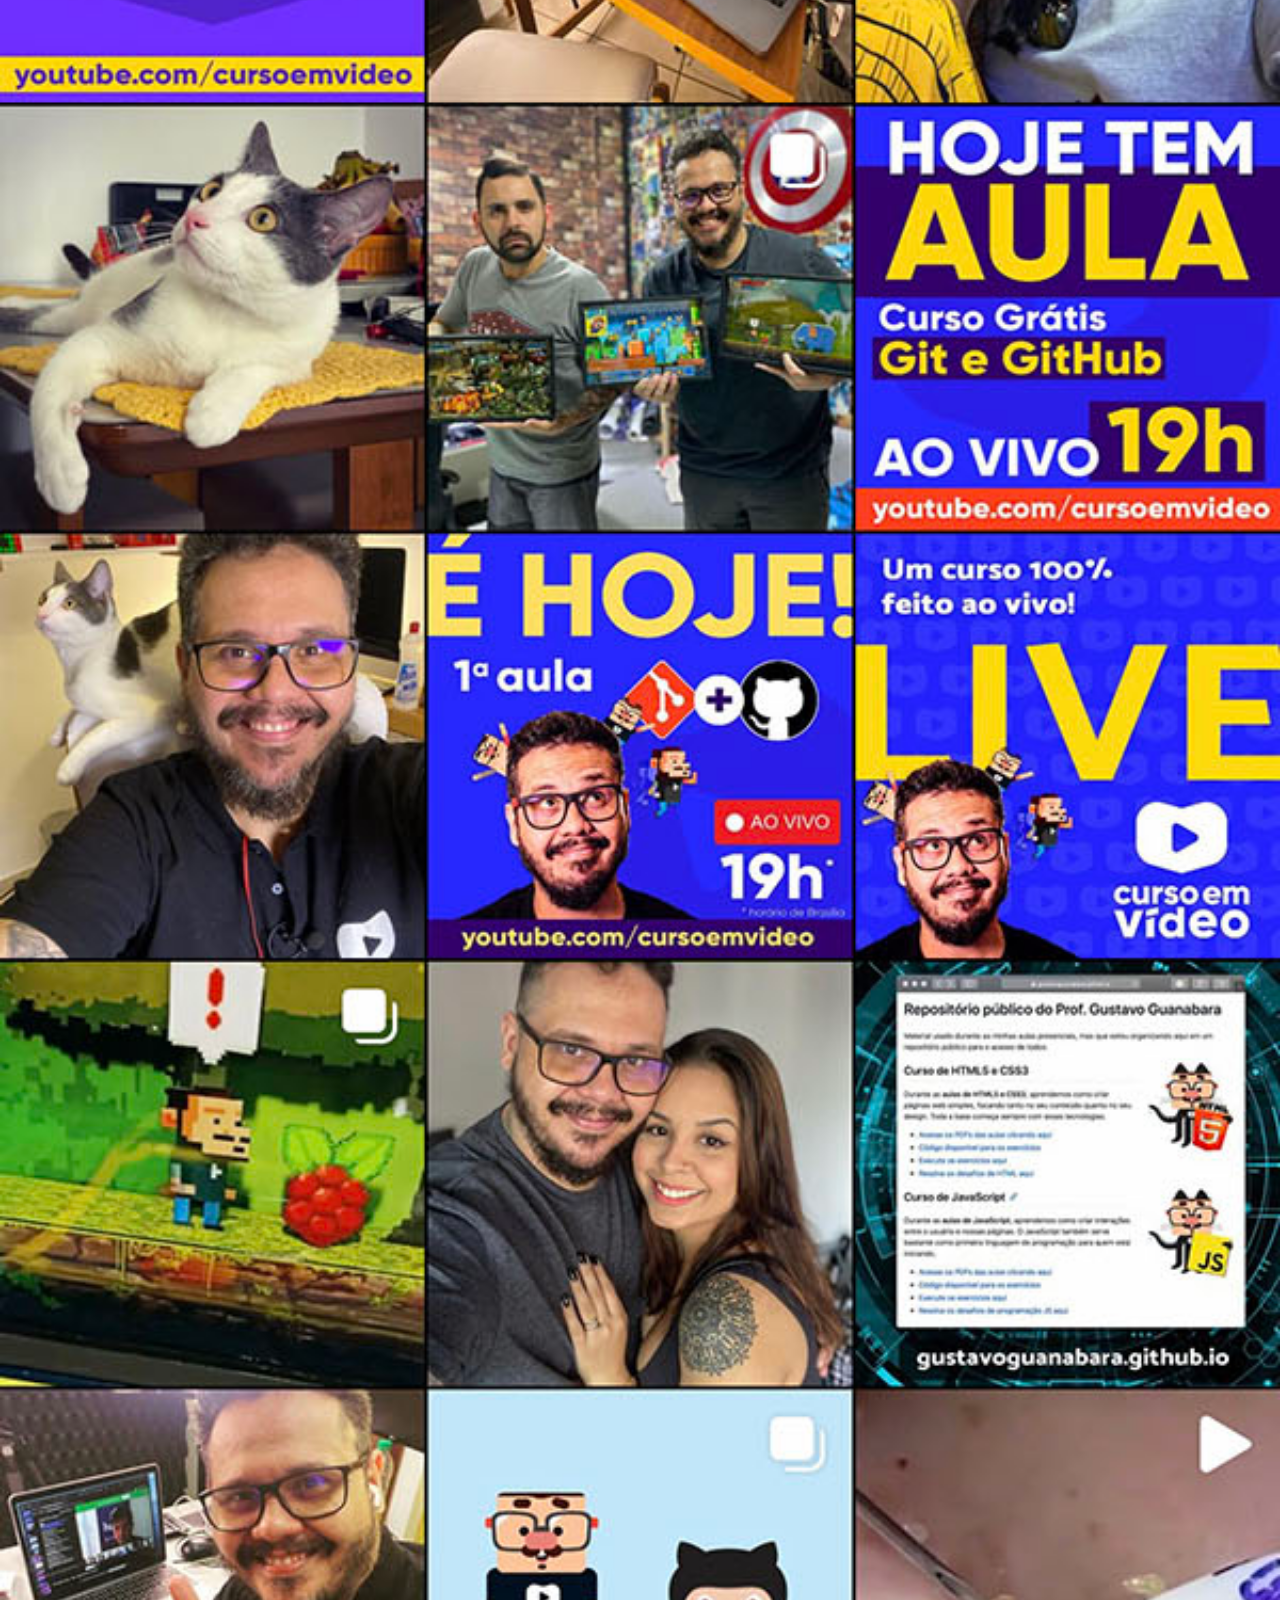
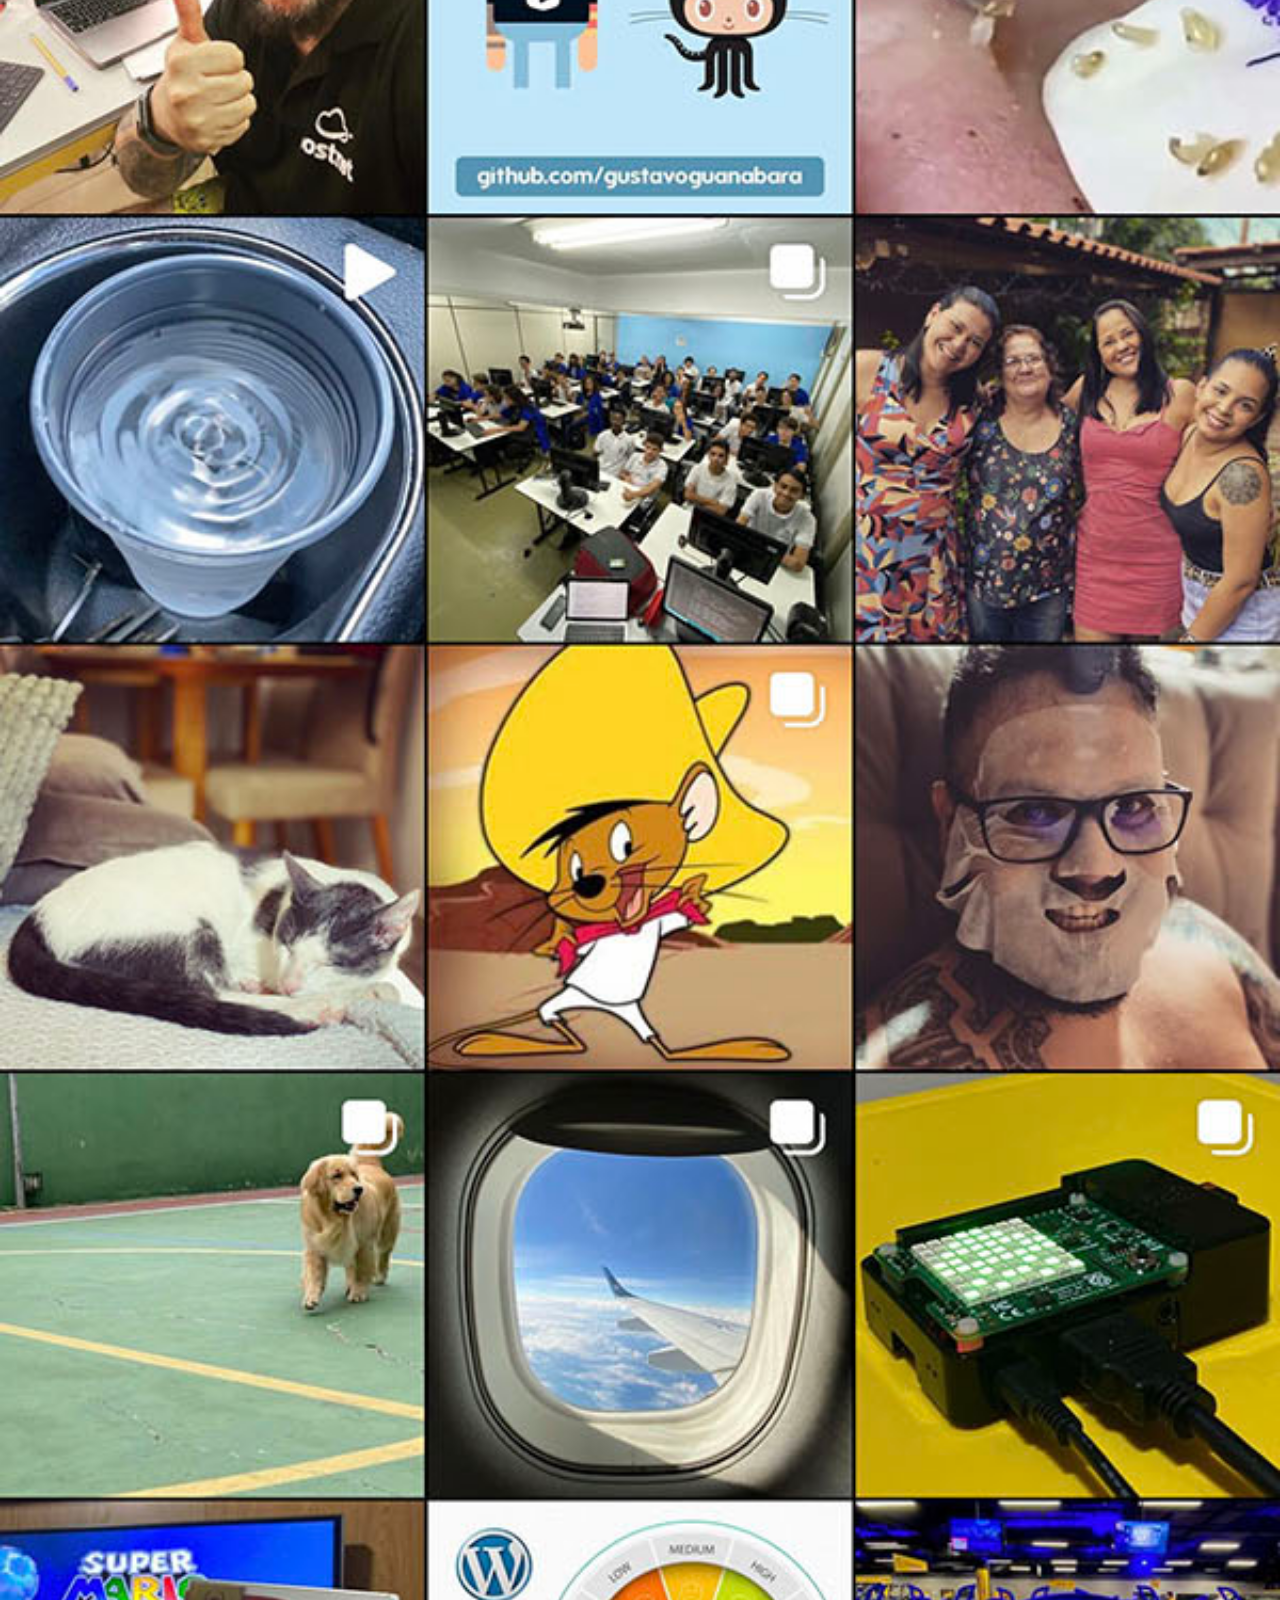
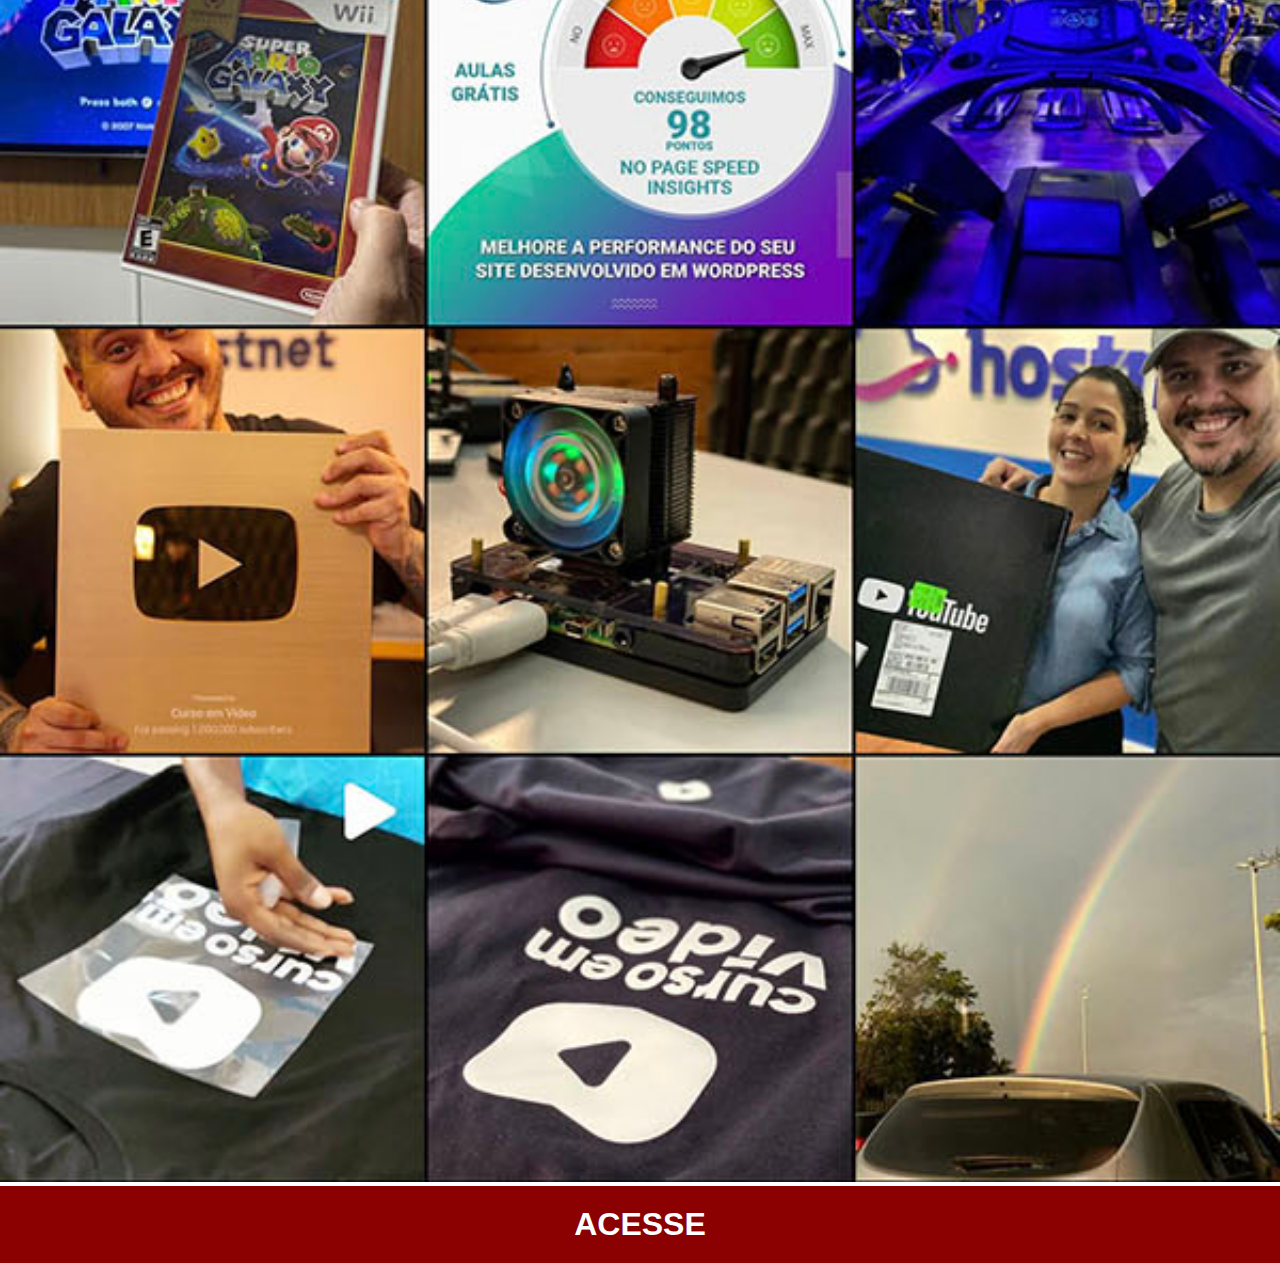
<file: instagram.html>
<!DOCTYPE html>
<html lang="pt-br">
<head>
    <meta charset="UTF-8">
    <meta name="viewport" content="width=device-width, initial-scale=1.0">
    <title>Instagram</title>
    <link rel="stylesheet" href="styles/social.css">
</head>
<body>
    <img src="imagens/tela-instagram.jpg" alt="Tela-youtube">
    <a href="https://www.instagram.com/gustavoguanabara" target="_blank">ACESSE</a>
</body>
</html>
</file>
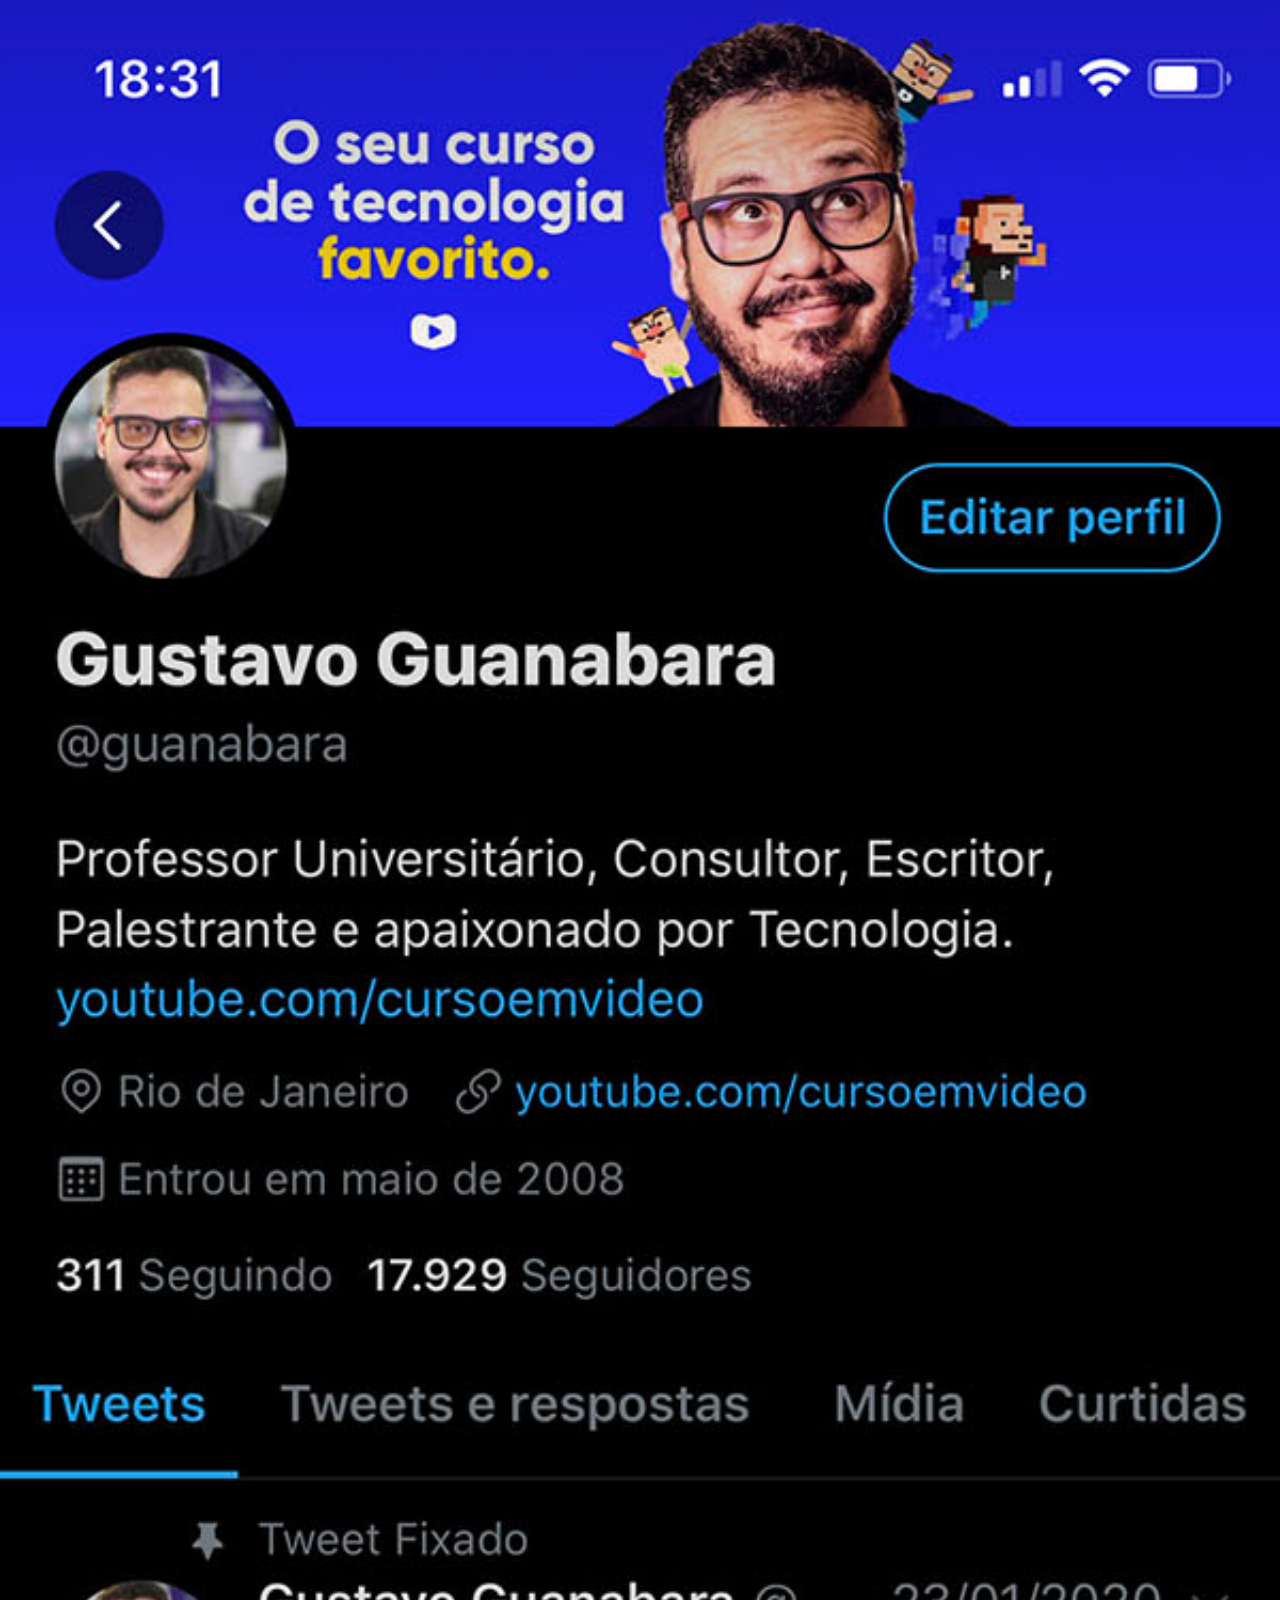
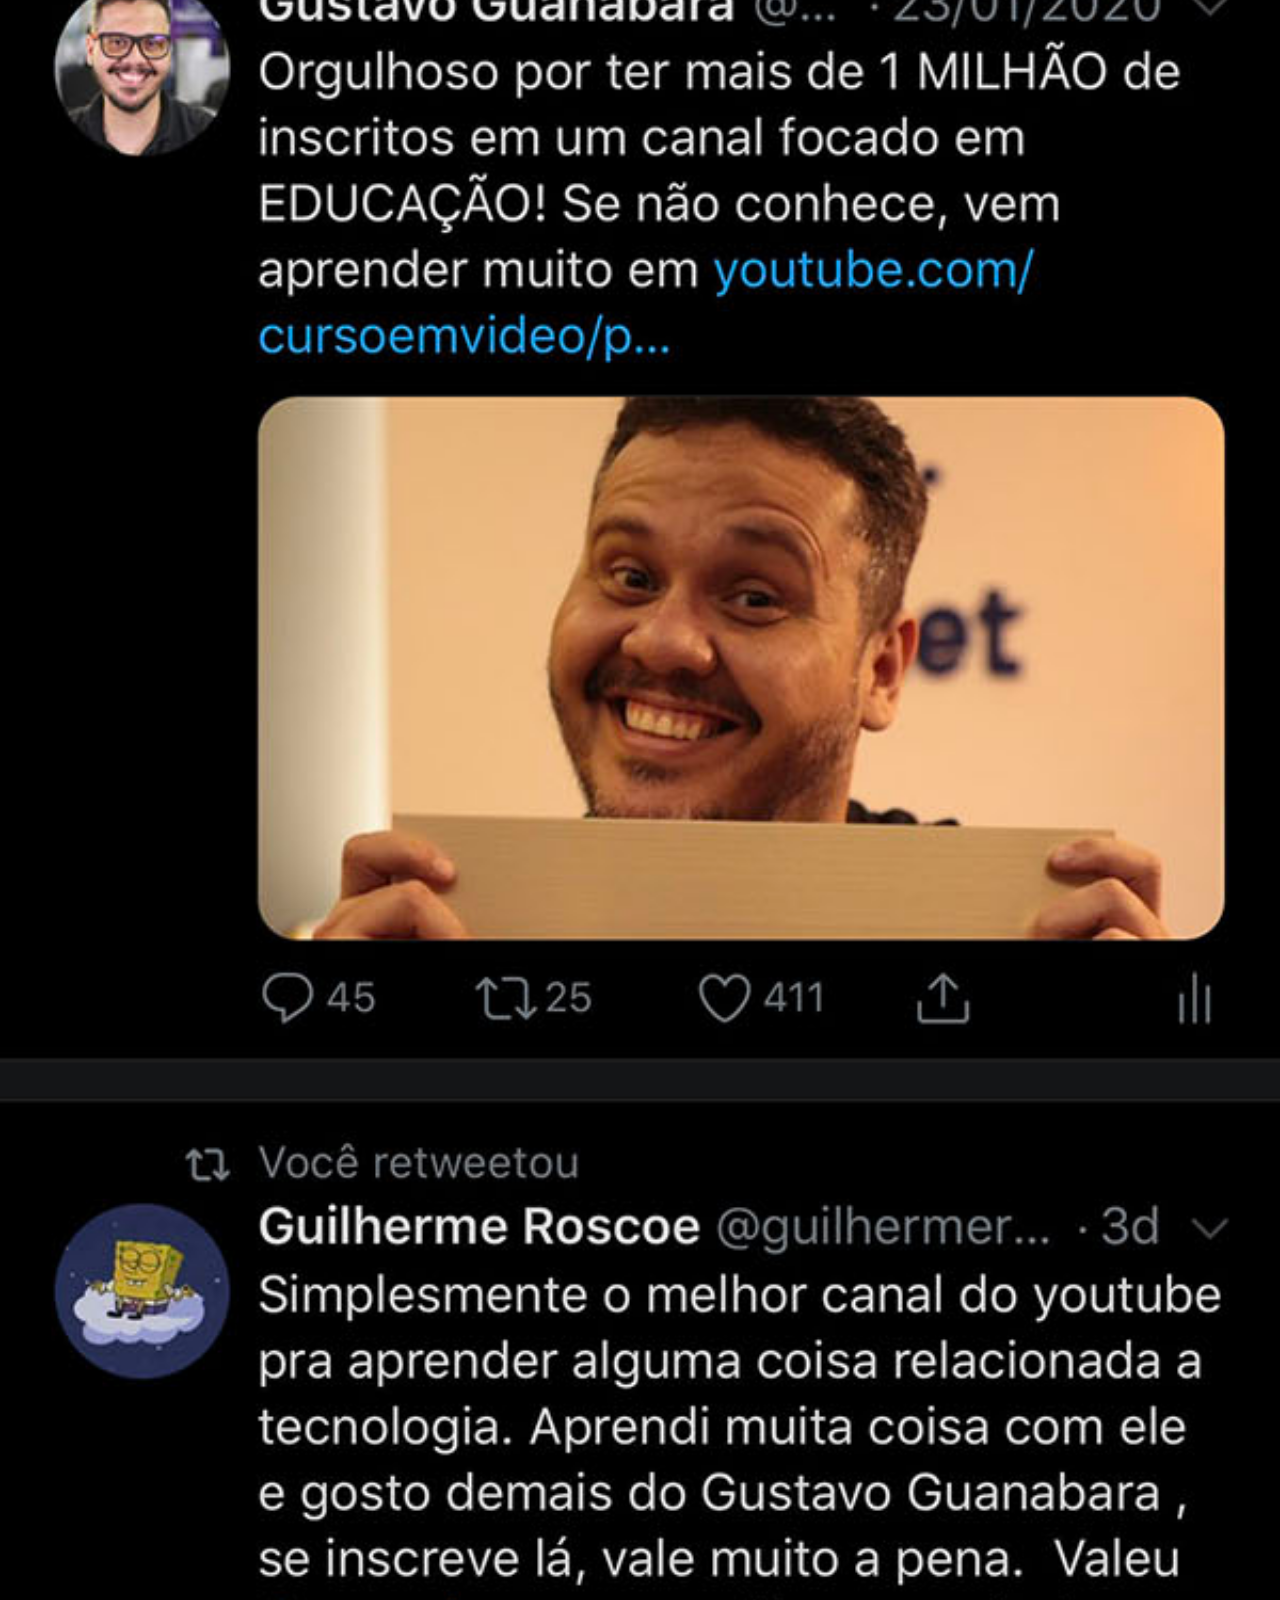
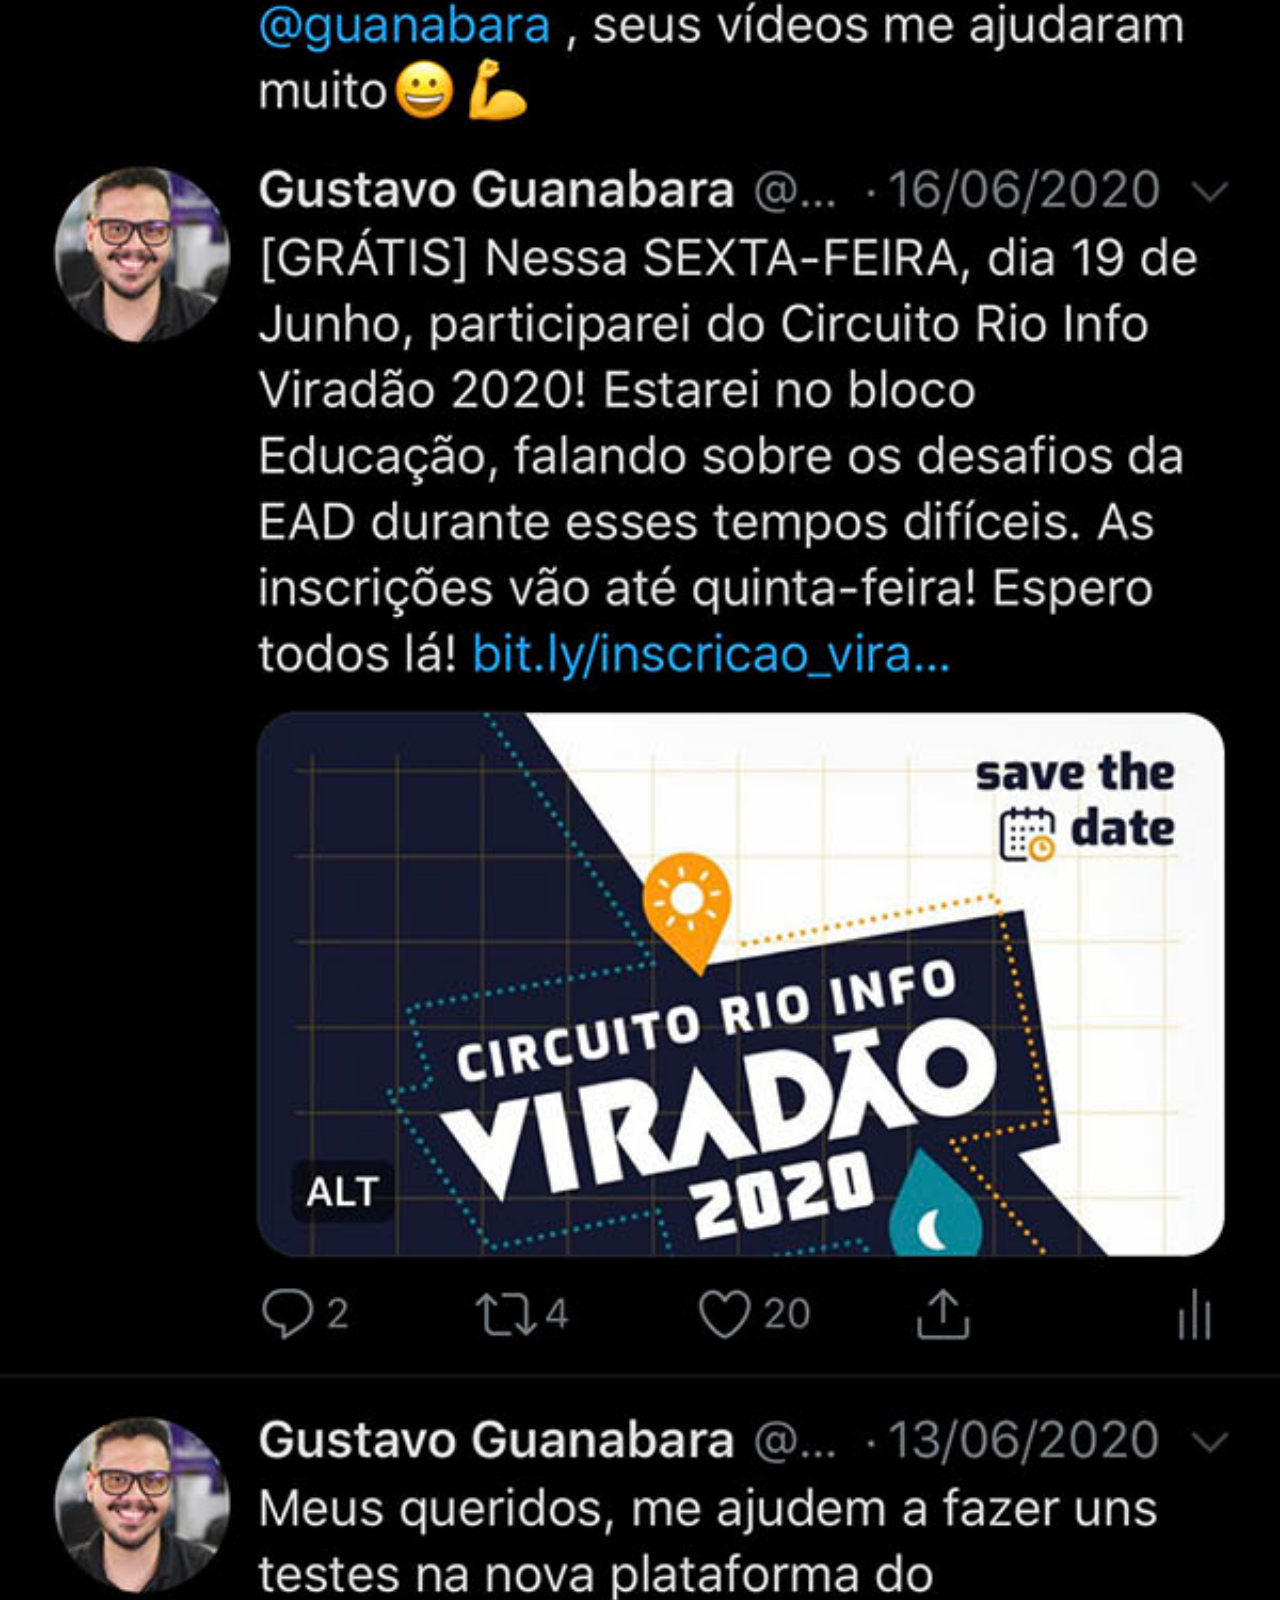
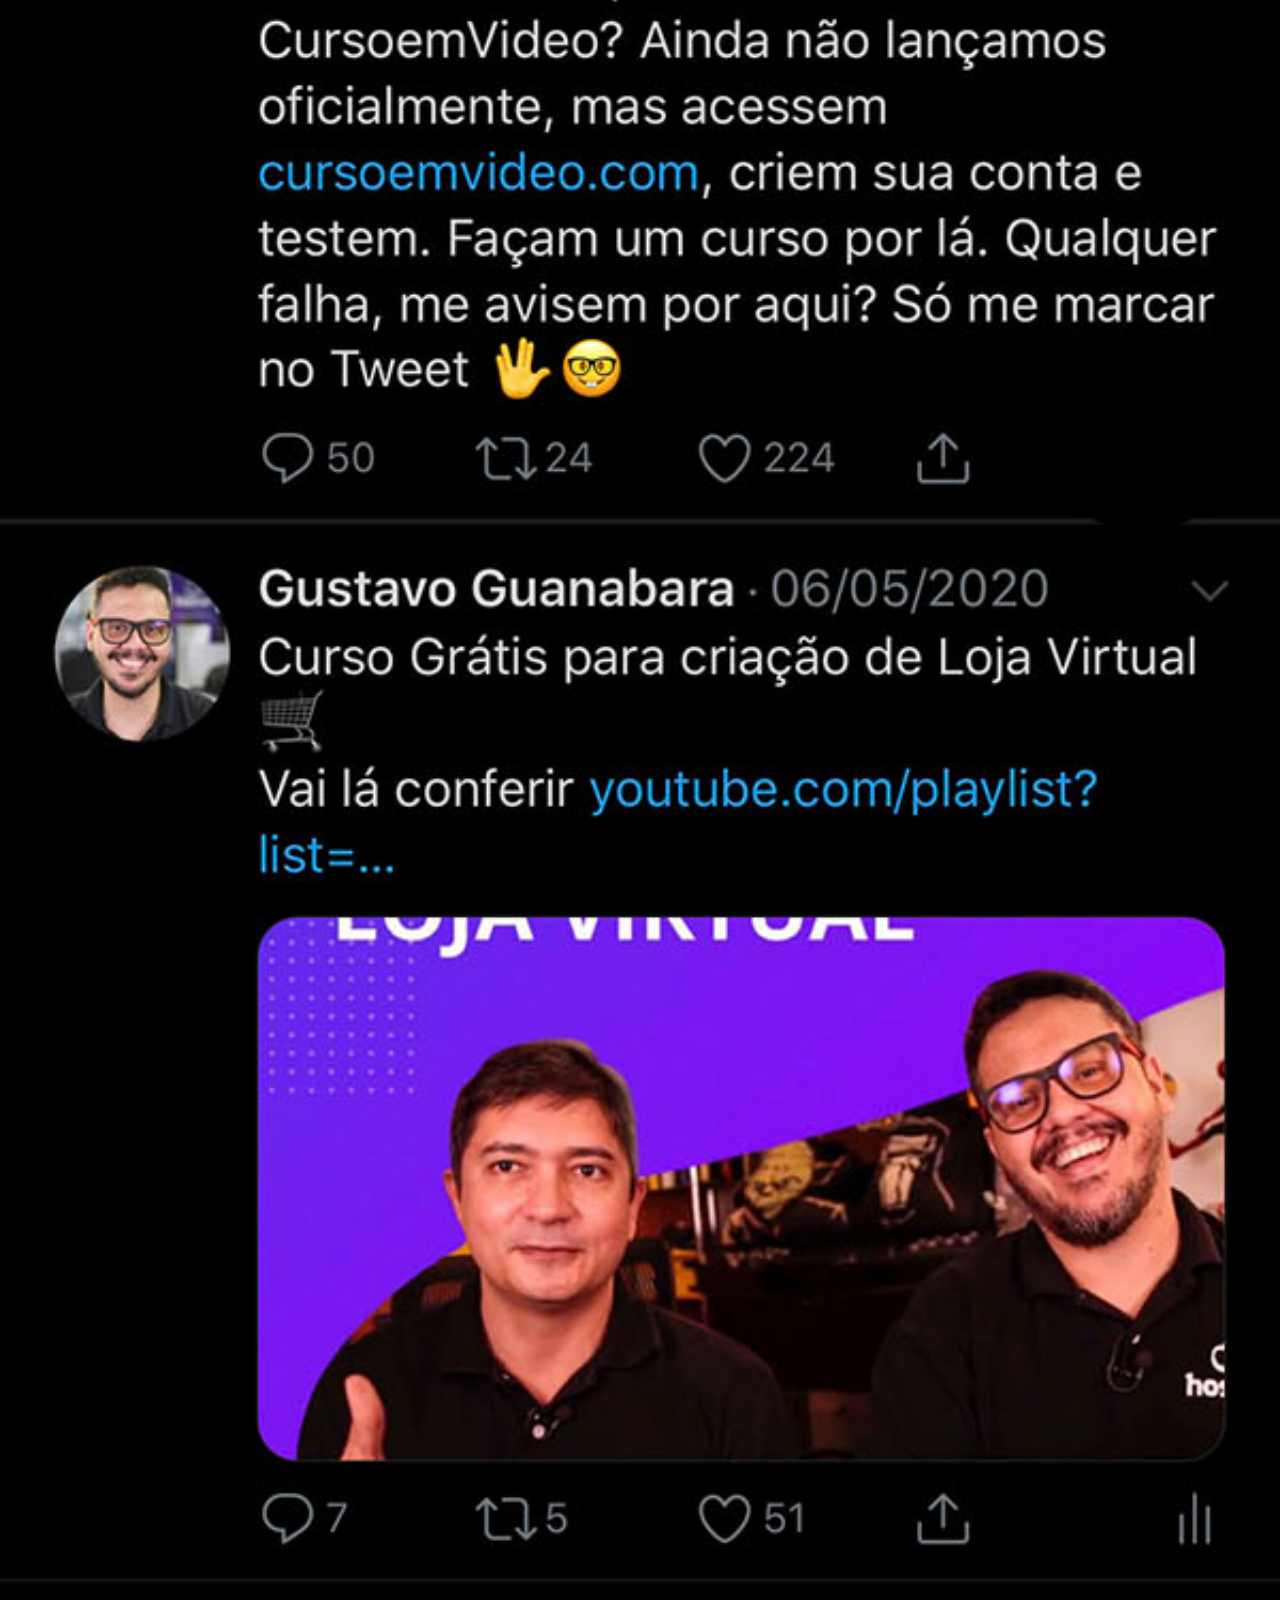
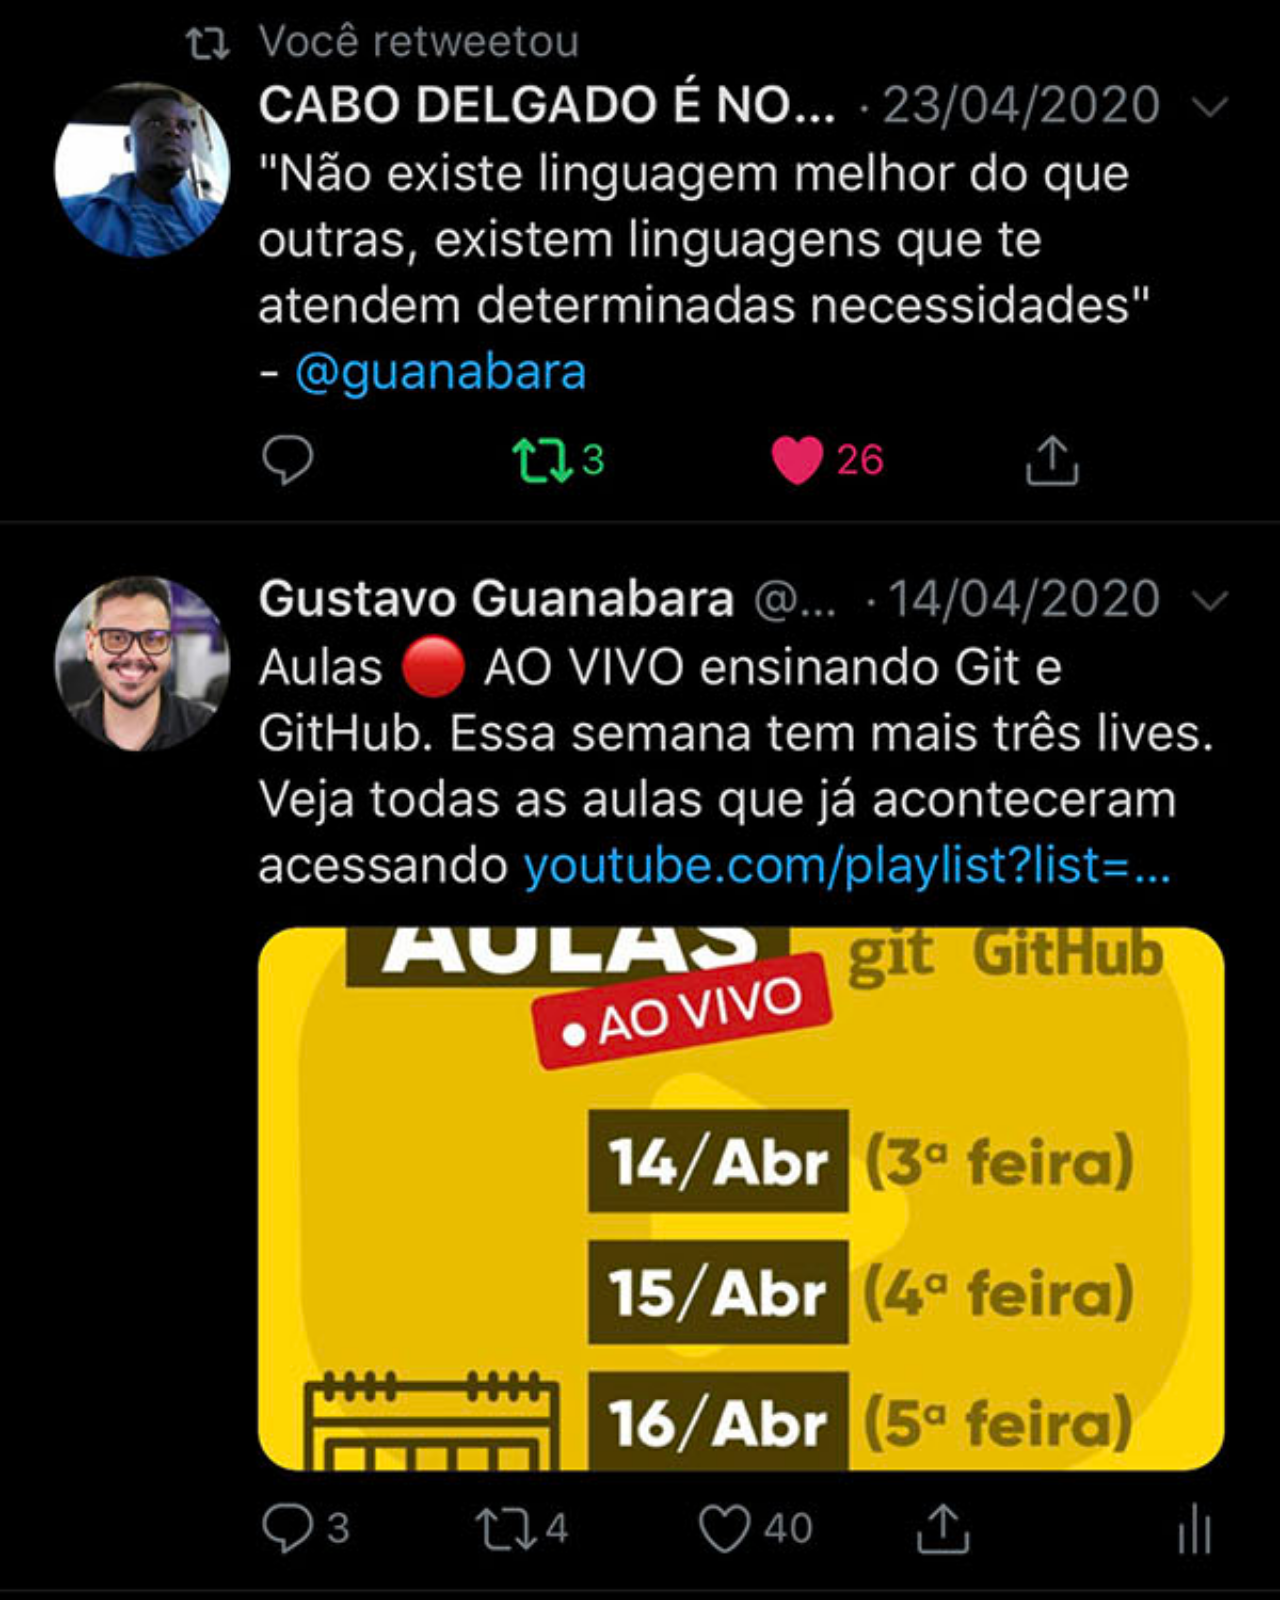
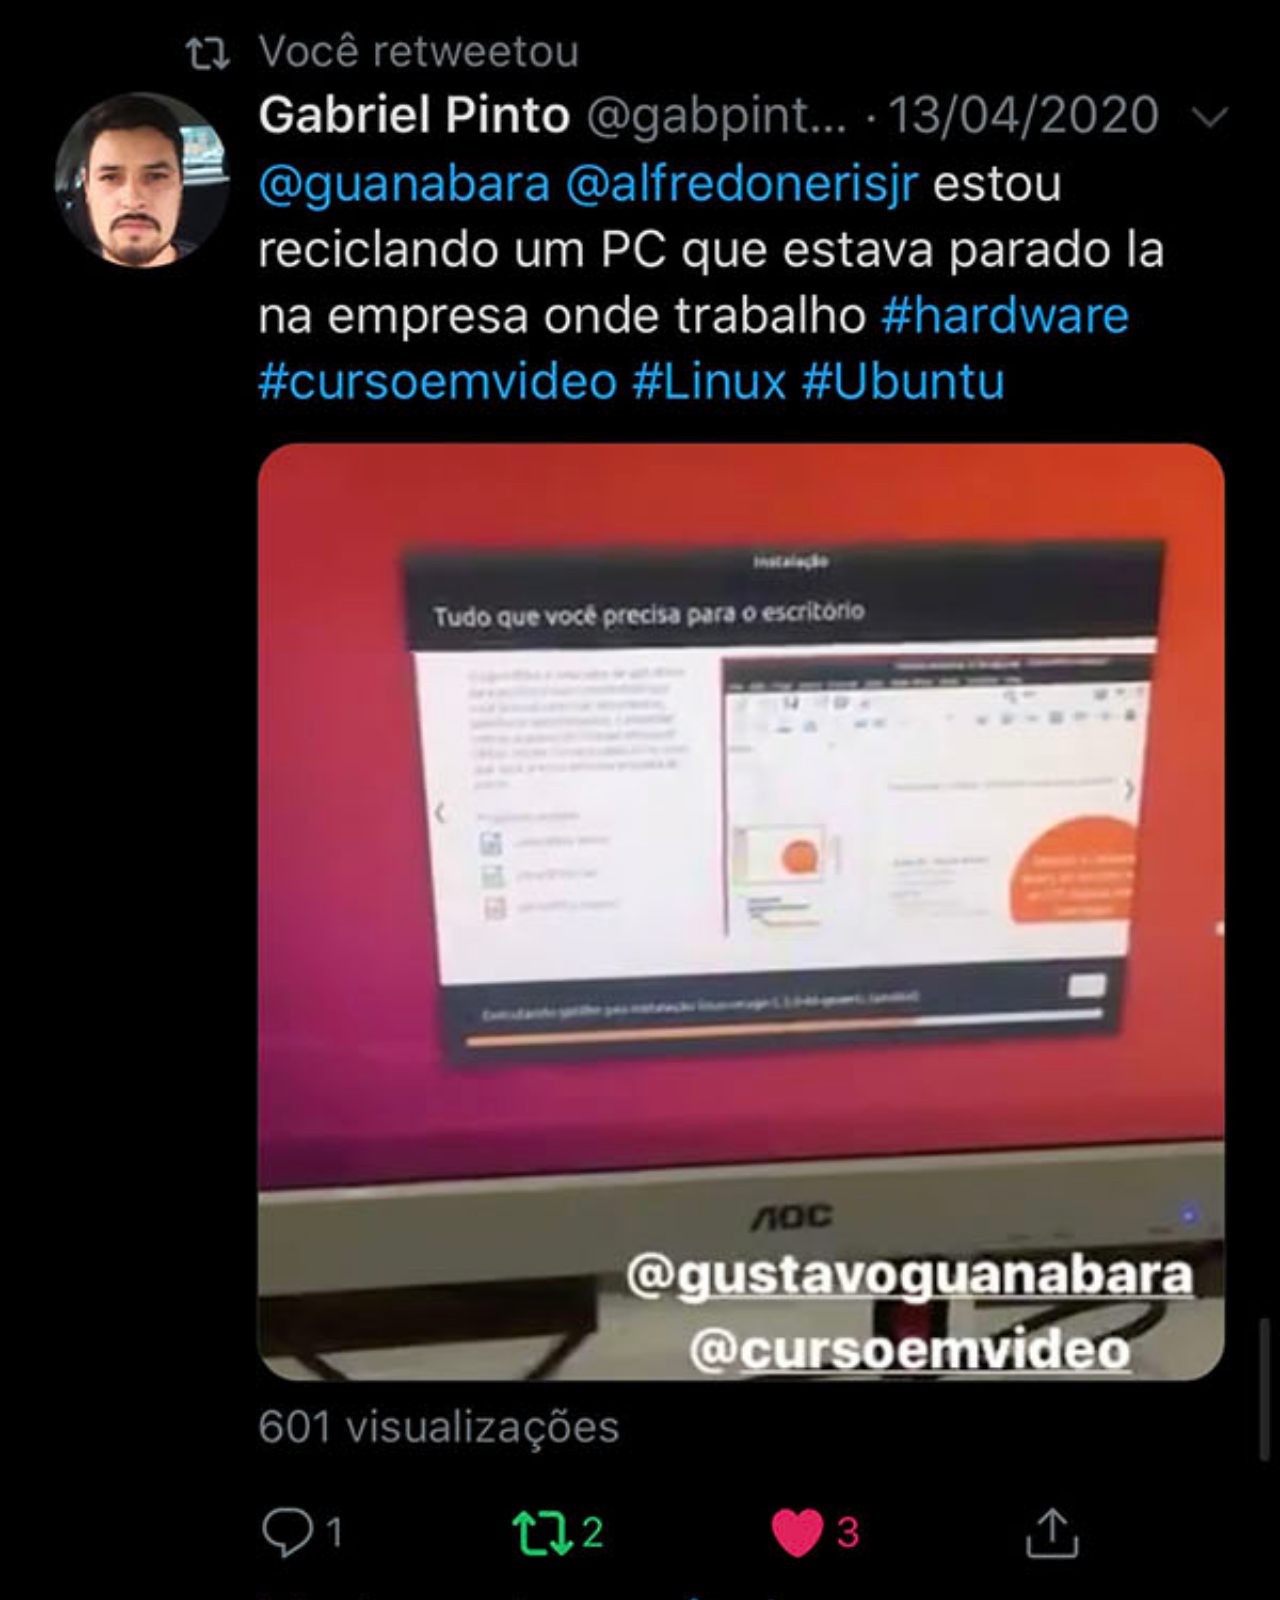
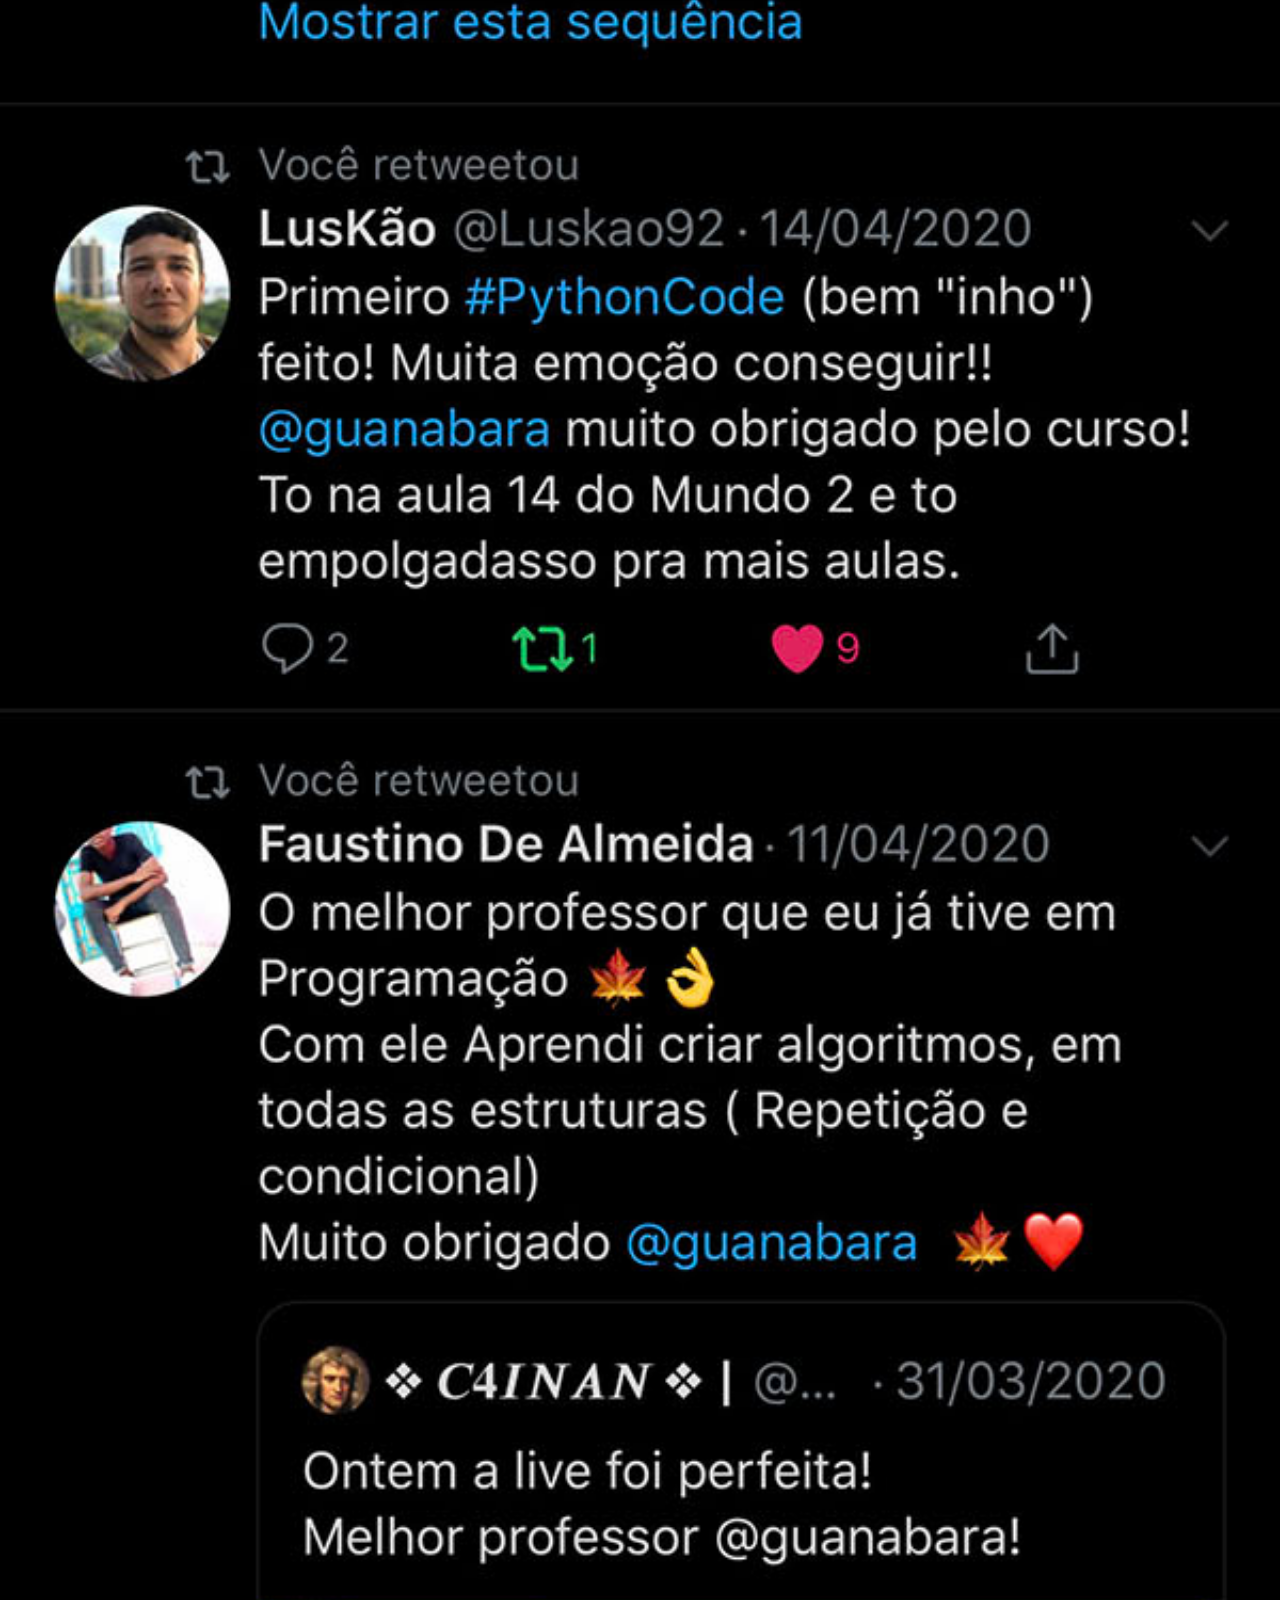
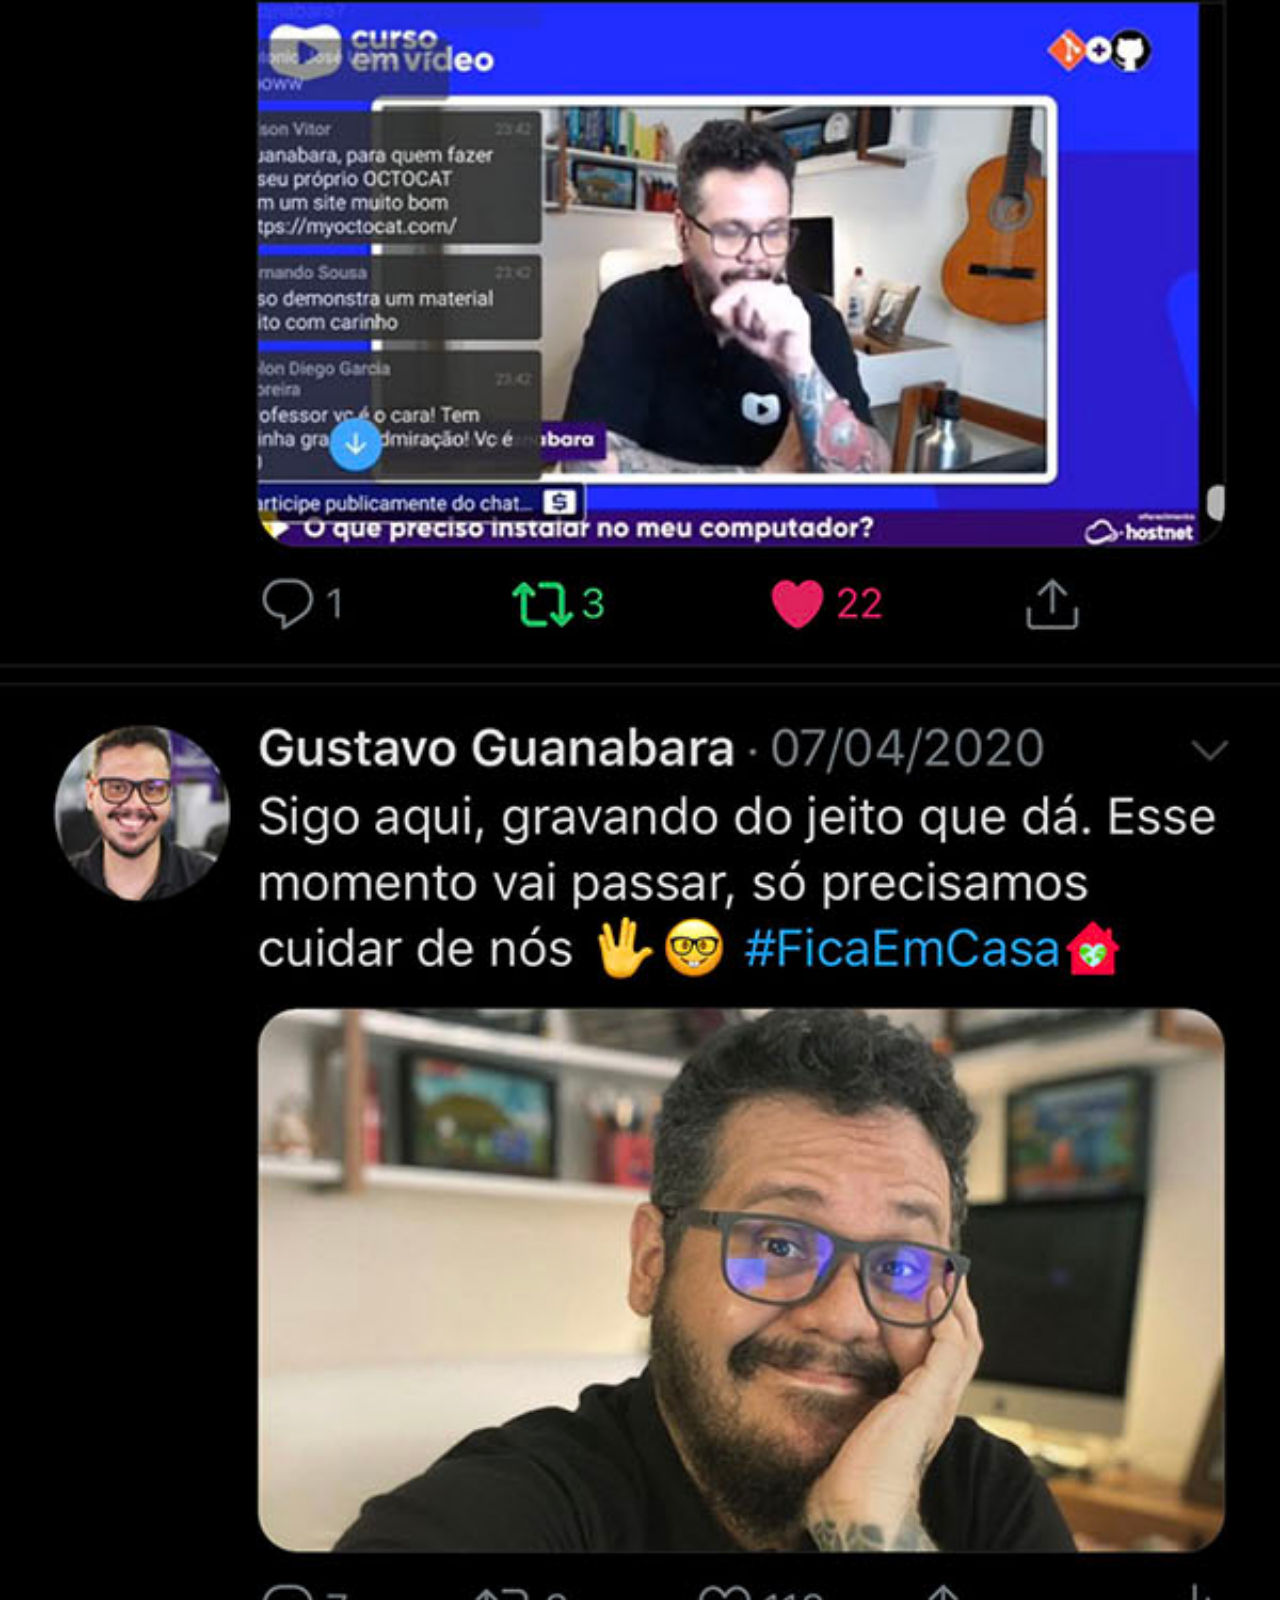
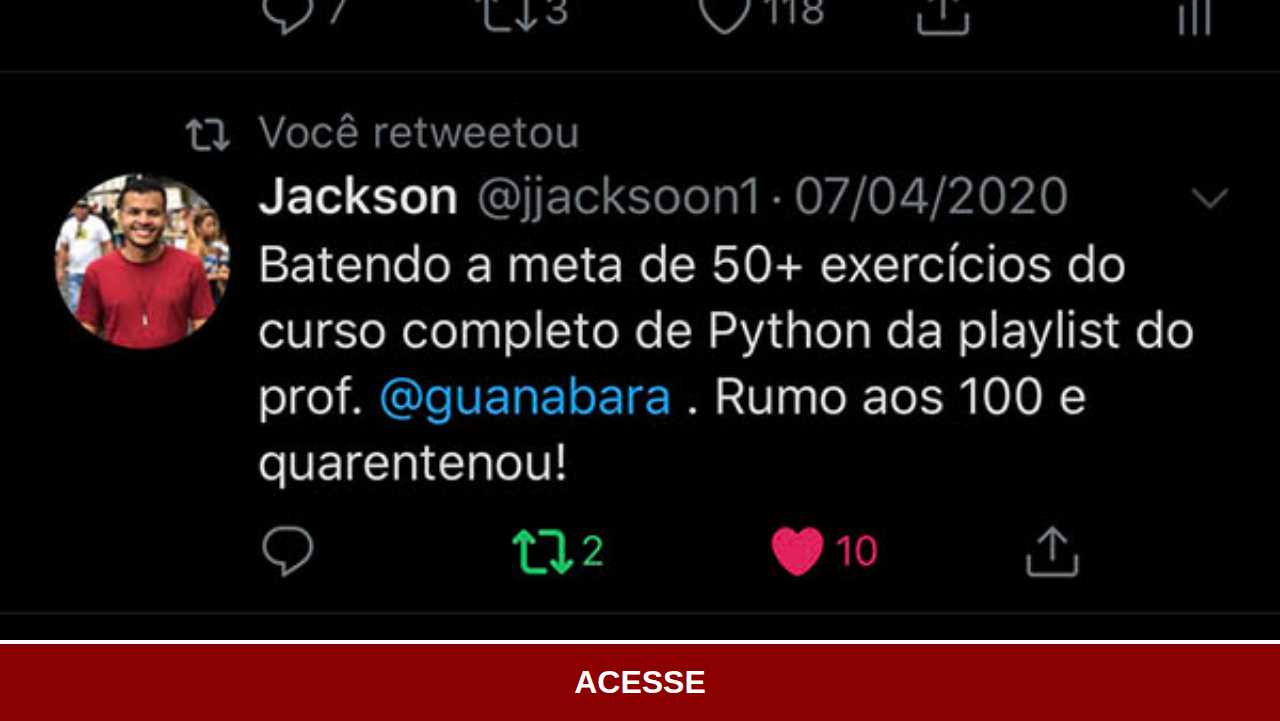
<file: twitter.html>
<!DOCTYPE html>
<html lang="pt-br">
<head>
    <meta charset="UTF-8">
    <meta name="viewport" content="width=device-width, initial-scale=1.0">
    <title>Twitter</title>
    <link rel="stylesheet" href="styles/social.css">
</head>
<body>
    <img src="imagens/tela-twitter.jpg" alt="Tela-youtube">
    <a href="#" target="_blank">ACESSE</a>
</body>
</html>
</file>
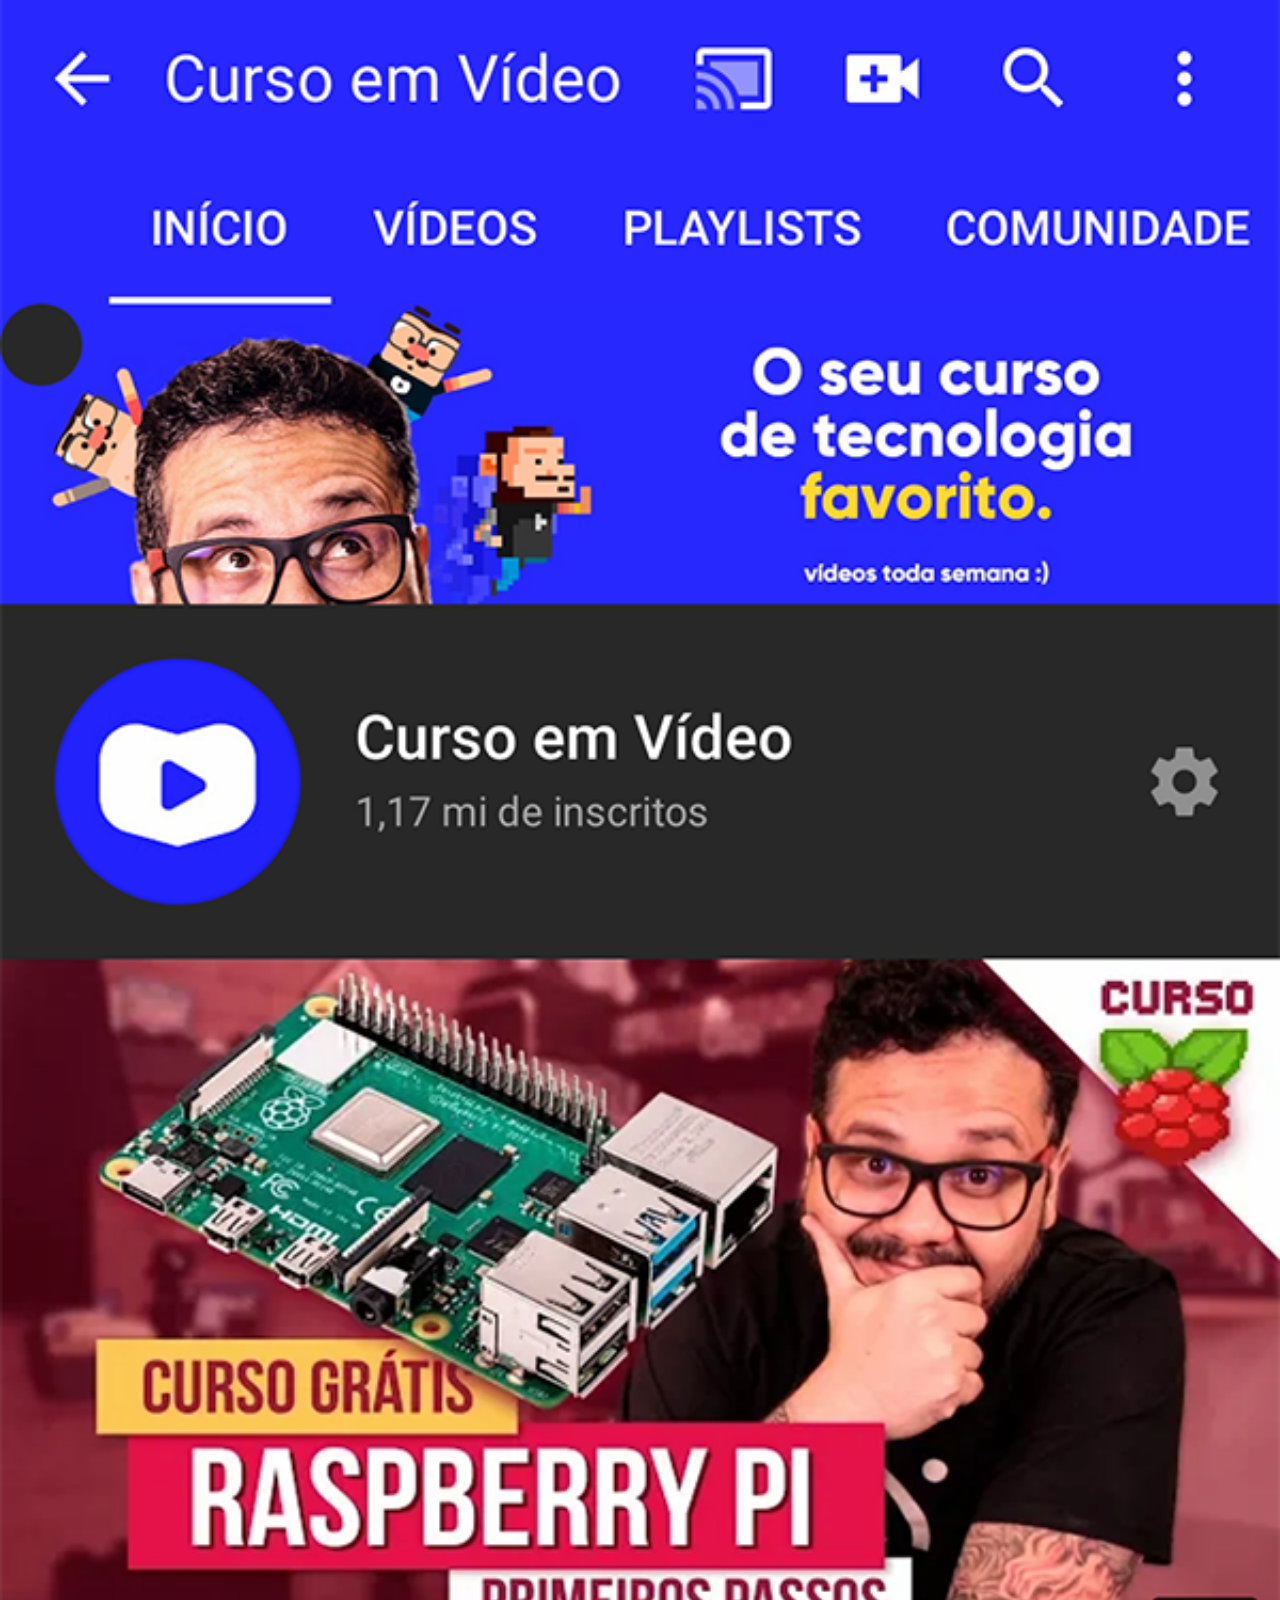
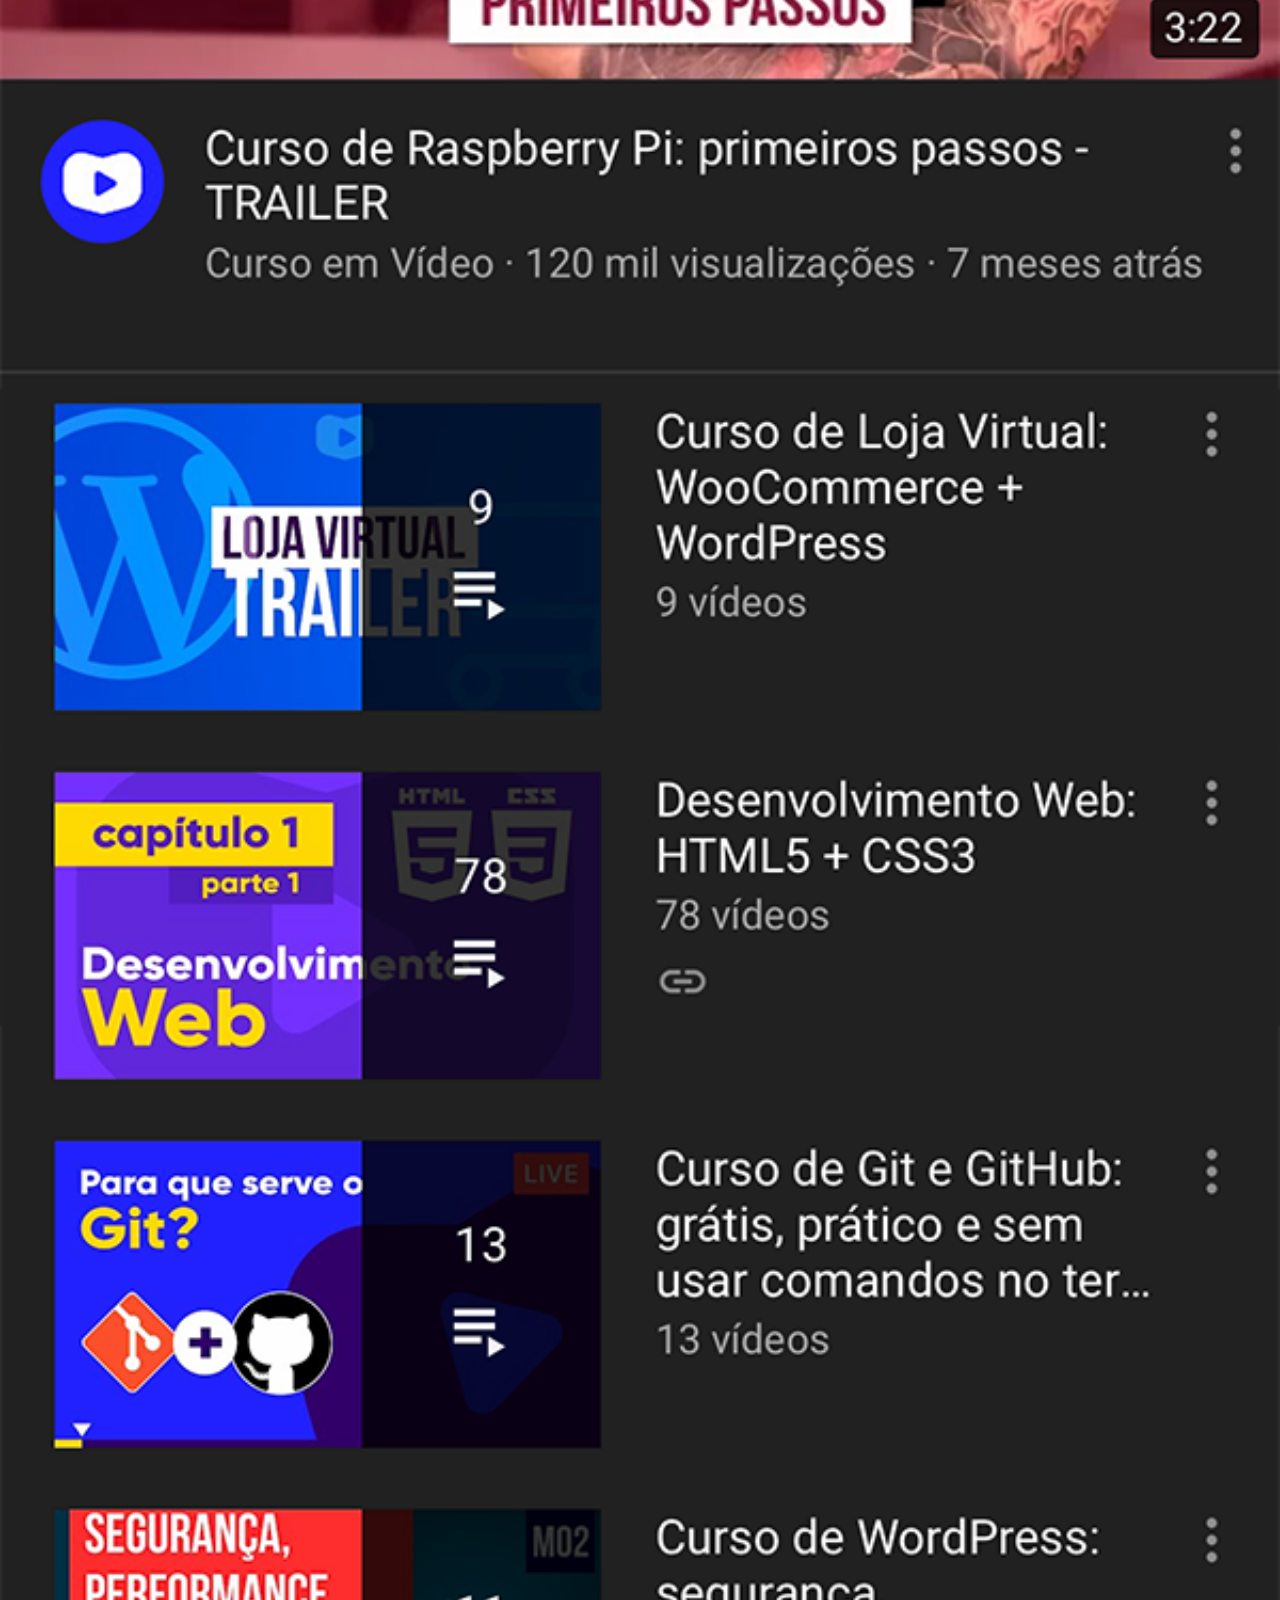
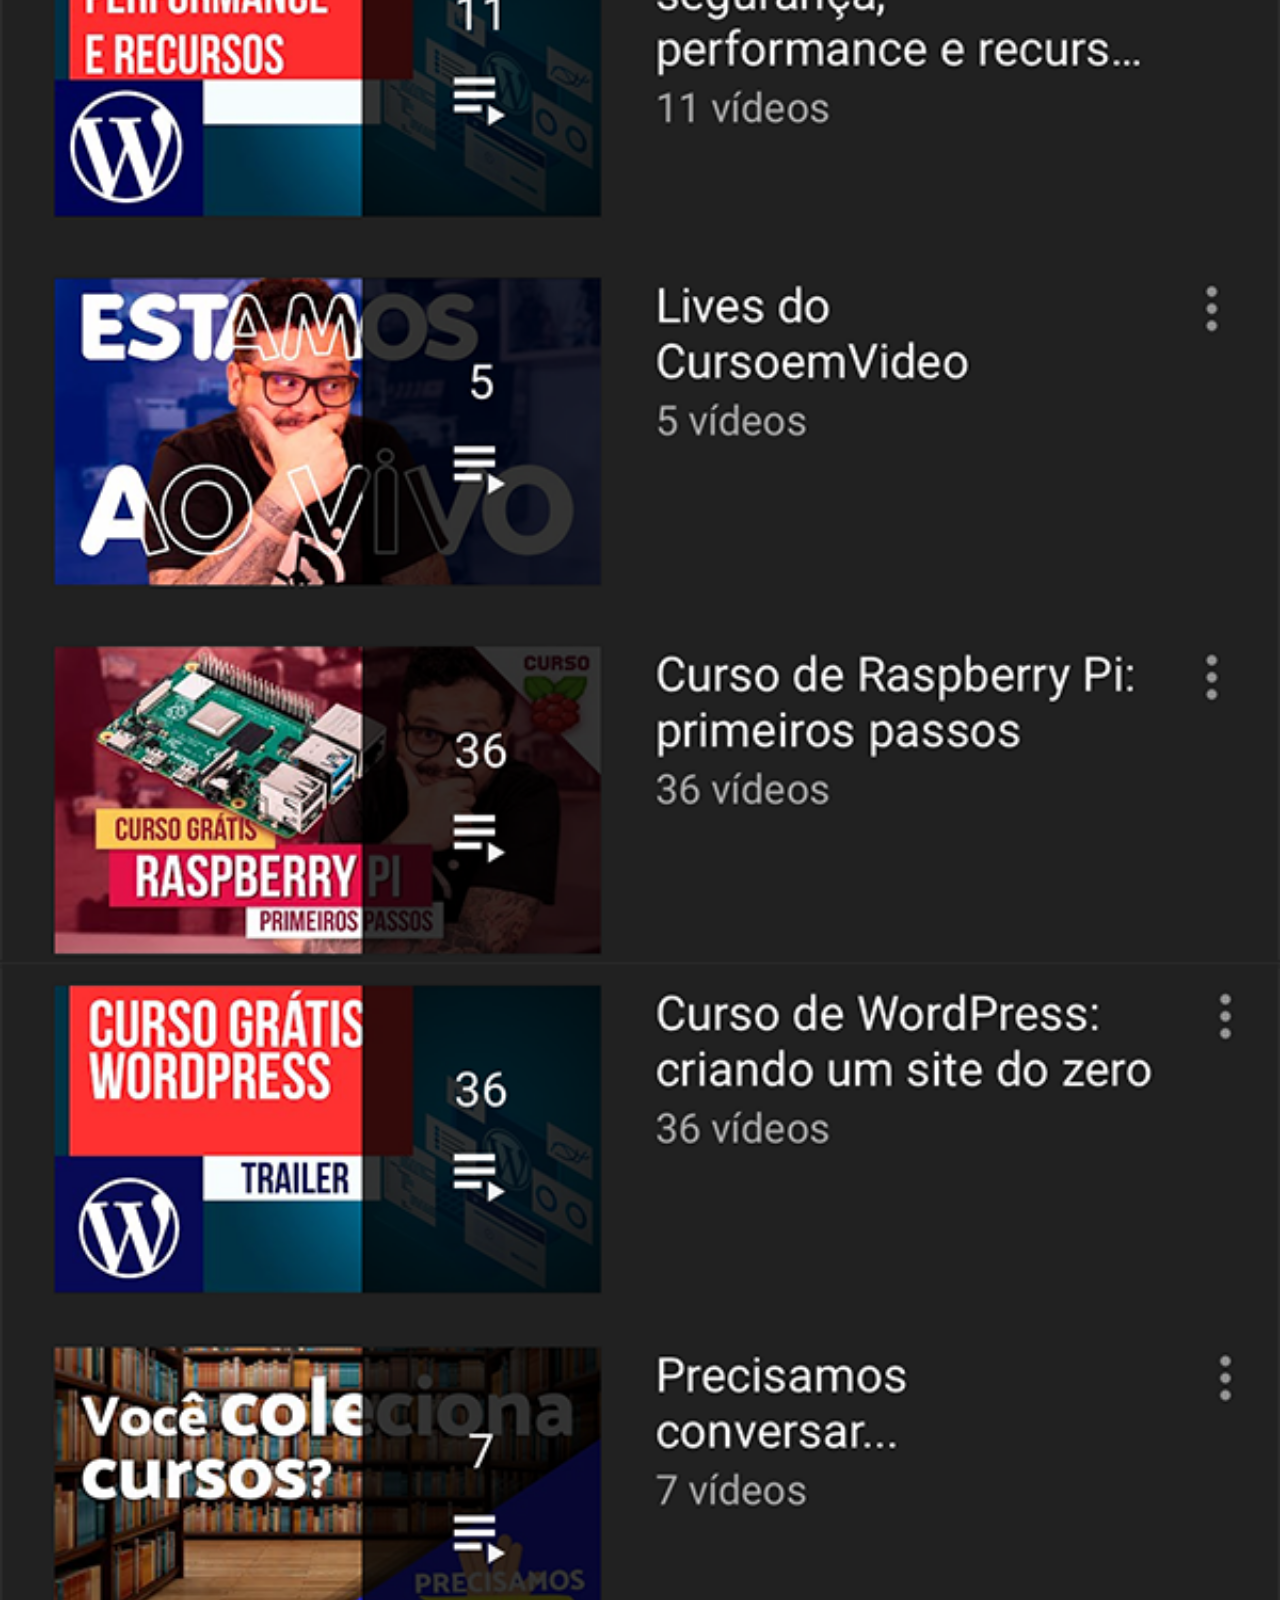
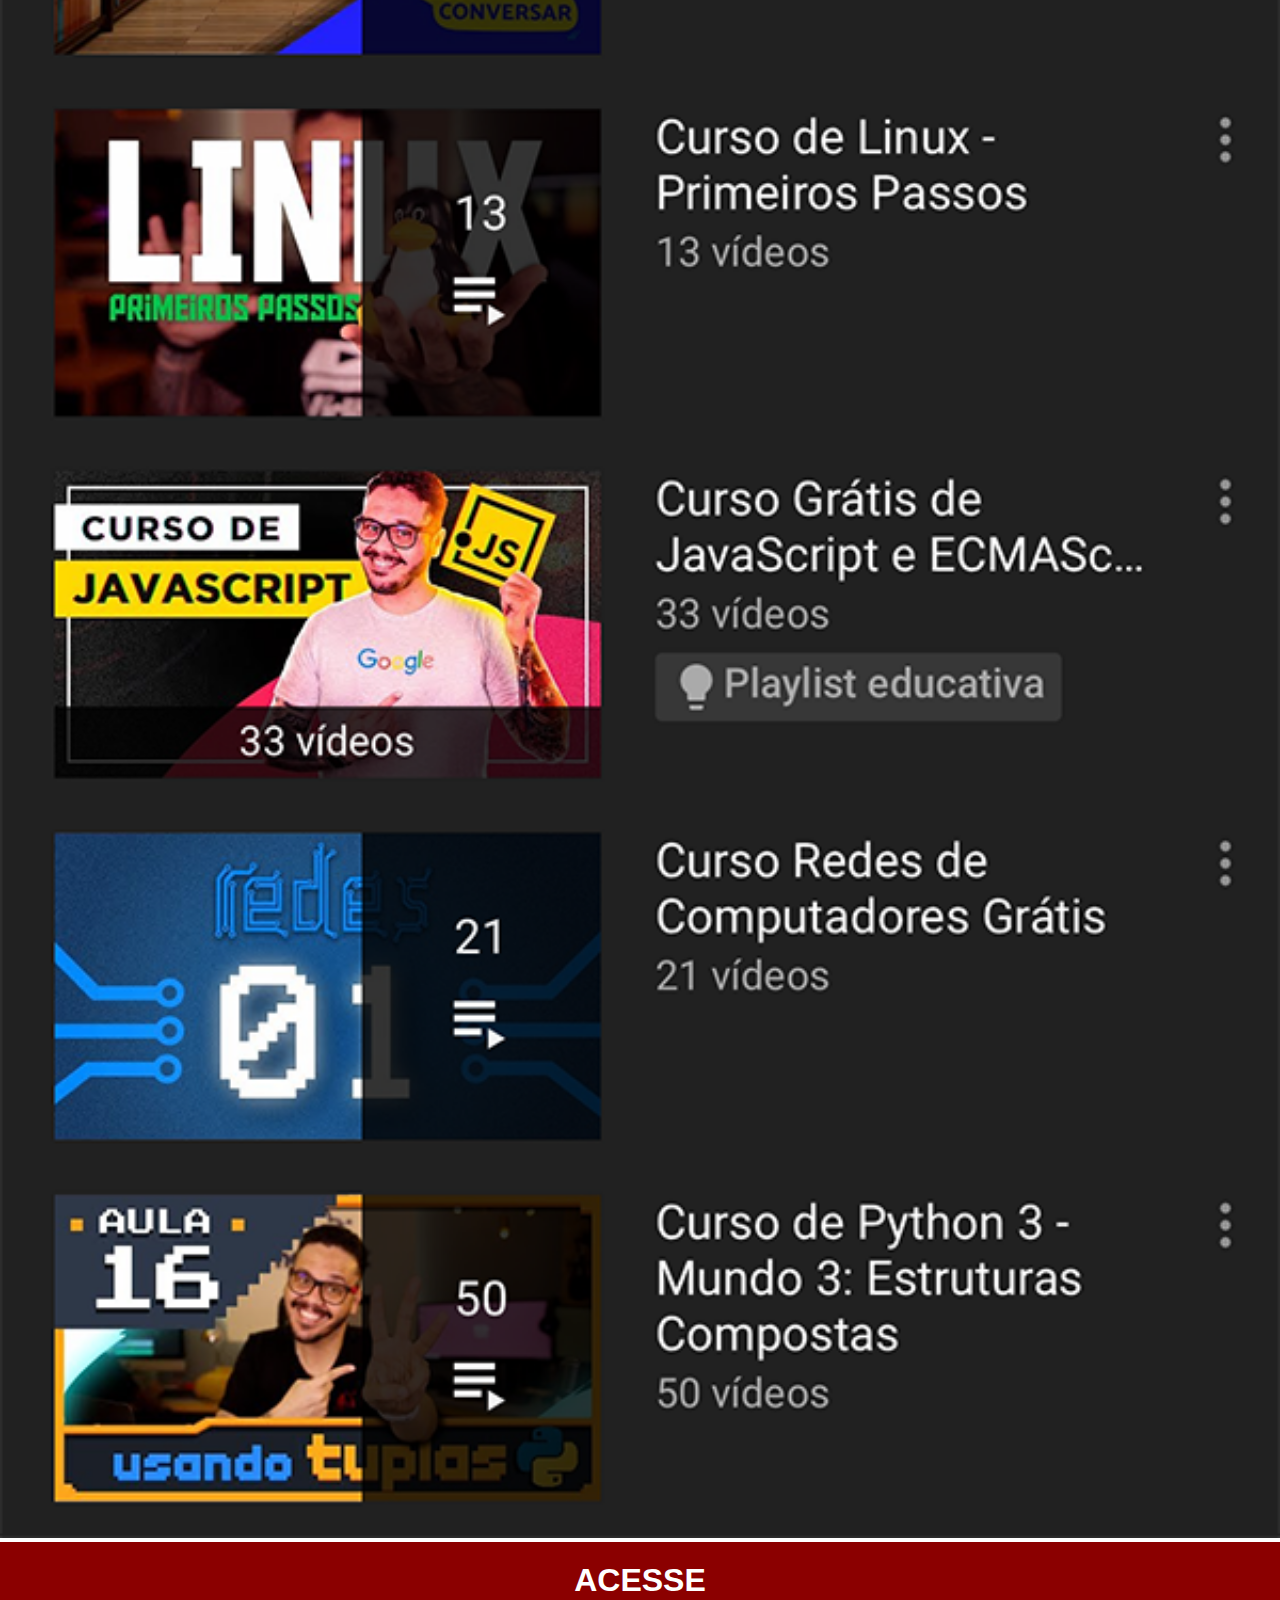
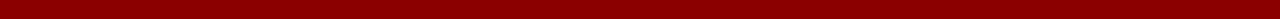
<file: youtube.html>
<!DOCTYPE html>
<html lang="pt-br">
<head>
    <meta charset="UTF-8">
    <meta name="viewport" content="width=device-width, initial-scale=1.0">
    <title>Youtube</title>
    <link rel="stylesheet" href="styles/social.css">
</head>
<body>
    <img src="imagens/tela-youtube.png" alt="Tela-youtube">
    <a href="https://www.youtube.com/c/CursoemV%C3%ADdeo" target="_blank">ACESSE</a>
</body>
</html>
</file>
<file: styles/style.css>
@charset "UTF-8";

*{
    padding: 0px;
    margin: 0px;
    font-family: Arial, Helvetica, sans-serif;
}

html, body{
    height: 100vh;
    width: 100vw;
    background-color: black;
}

body{
    background: black url(../imagens/fundo-madeira.jpg) no-repeat fixed center center / cover;
}

main{
    position: relative;
    height: 100vh;
}

section#telefone{
    position: absolute;
    height: 627px;
    width: 311px;
    top: 50%;
    left: 50%;
    transform: translate(-50%, -50%);
 
    background: url(../imagens/frame-iphone.png) no-repeat;
}

section#redes-sociais{
    text-align: right;
}

section#redes-sociais img{
    border-radius: 50%;
    box-shadow: 2px 3px 10px rgba(0, 0, 0, 0.623);
    box-sizing: border-box;
    width: 50px;
    margin: 10px;
    
}

section#redes-sociais img:hover{
    border: 3px dashed rgba(245, 222, 179, 0.700);
    transform: translate(-5px, -4px);
    transition: 0.4s;
    box-shadow: 5px 5px 10px rgba(0, 0, 0, 0.608);
}

section#redes-sociais img:active{
    border: 3px solid rgba(245, 222, 179, 0.700);
    transform: scale(95%);
    transition: 0.2s;
}

iframe#tela{
    position: relative;
    top: 80px;
    left: 22px;
    width: 267px;
    height: 471px;
}
</file>
<file: styles/social.css>
@charset "UTF-8";


*{
    padding: 0px;
    margin: 0px;
    font-family: Arial, Helvetica, sans-serif;
}

::-webkit-scrollbar{
    width: 0px;    
    height: 0px;
}

img{
    width: 100vw;
    
}

a{
    display: block;
    background-color: darkred;
    padding: 20px;
    color: white;
    font-size: 2em;
    text-align: center;
    text-decoration: none;
    font-weight: bolder;
}
a:hover{
    background-color: red;
}
</file>
